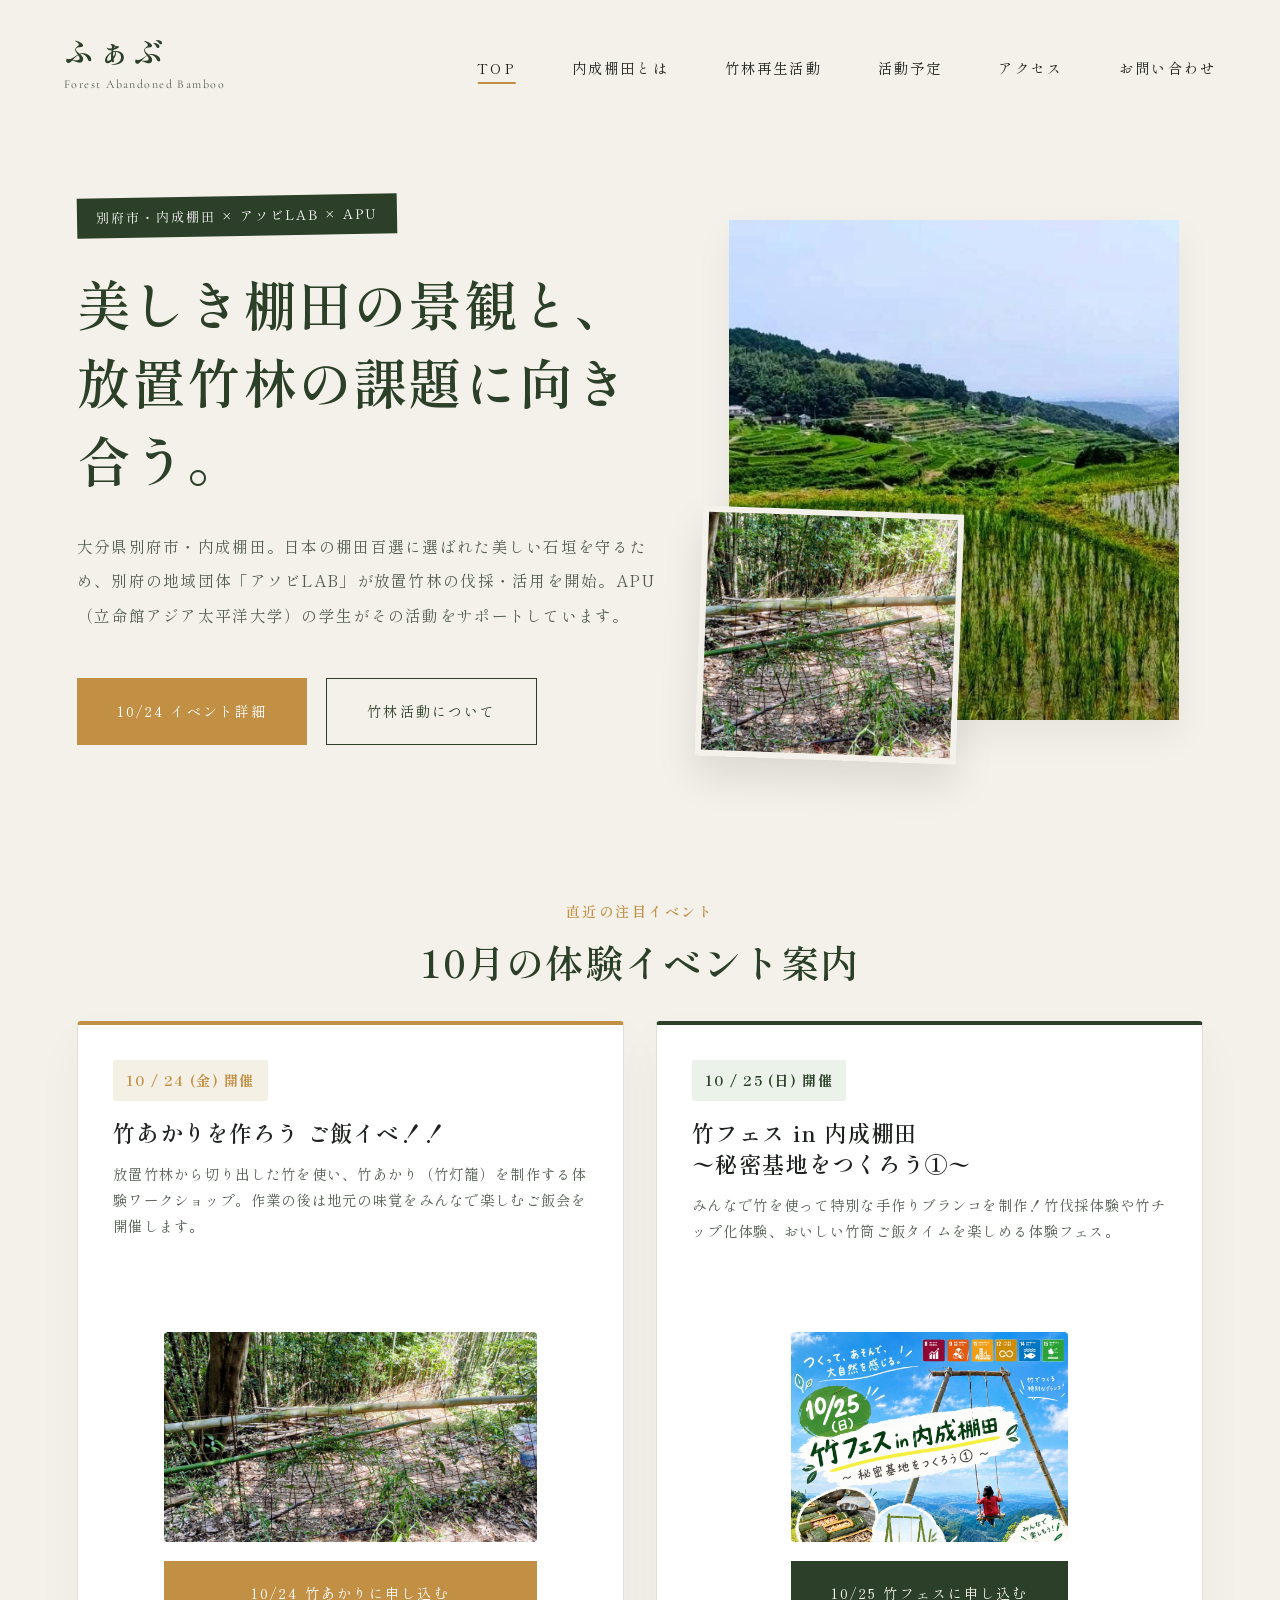
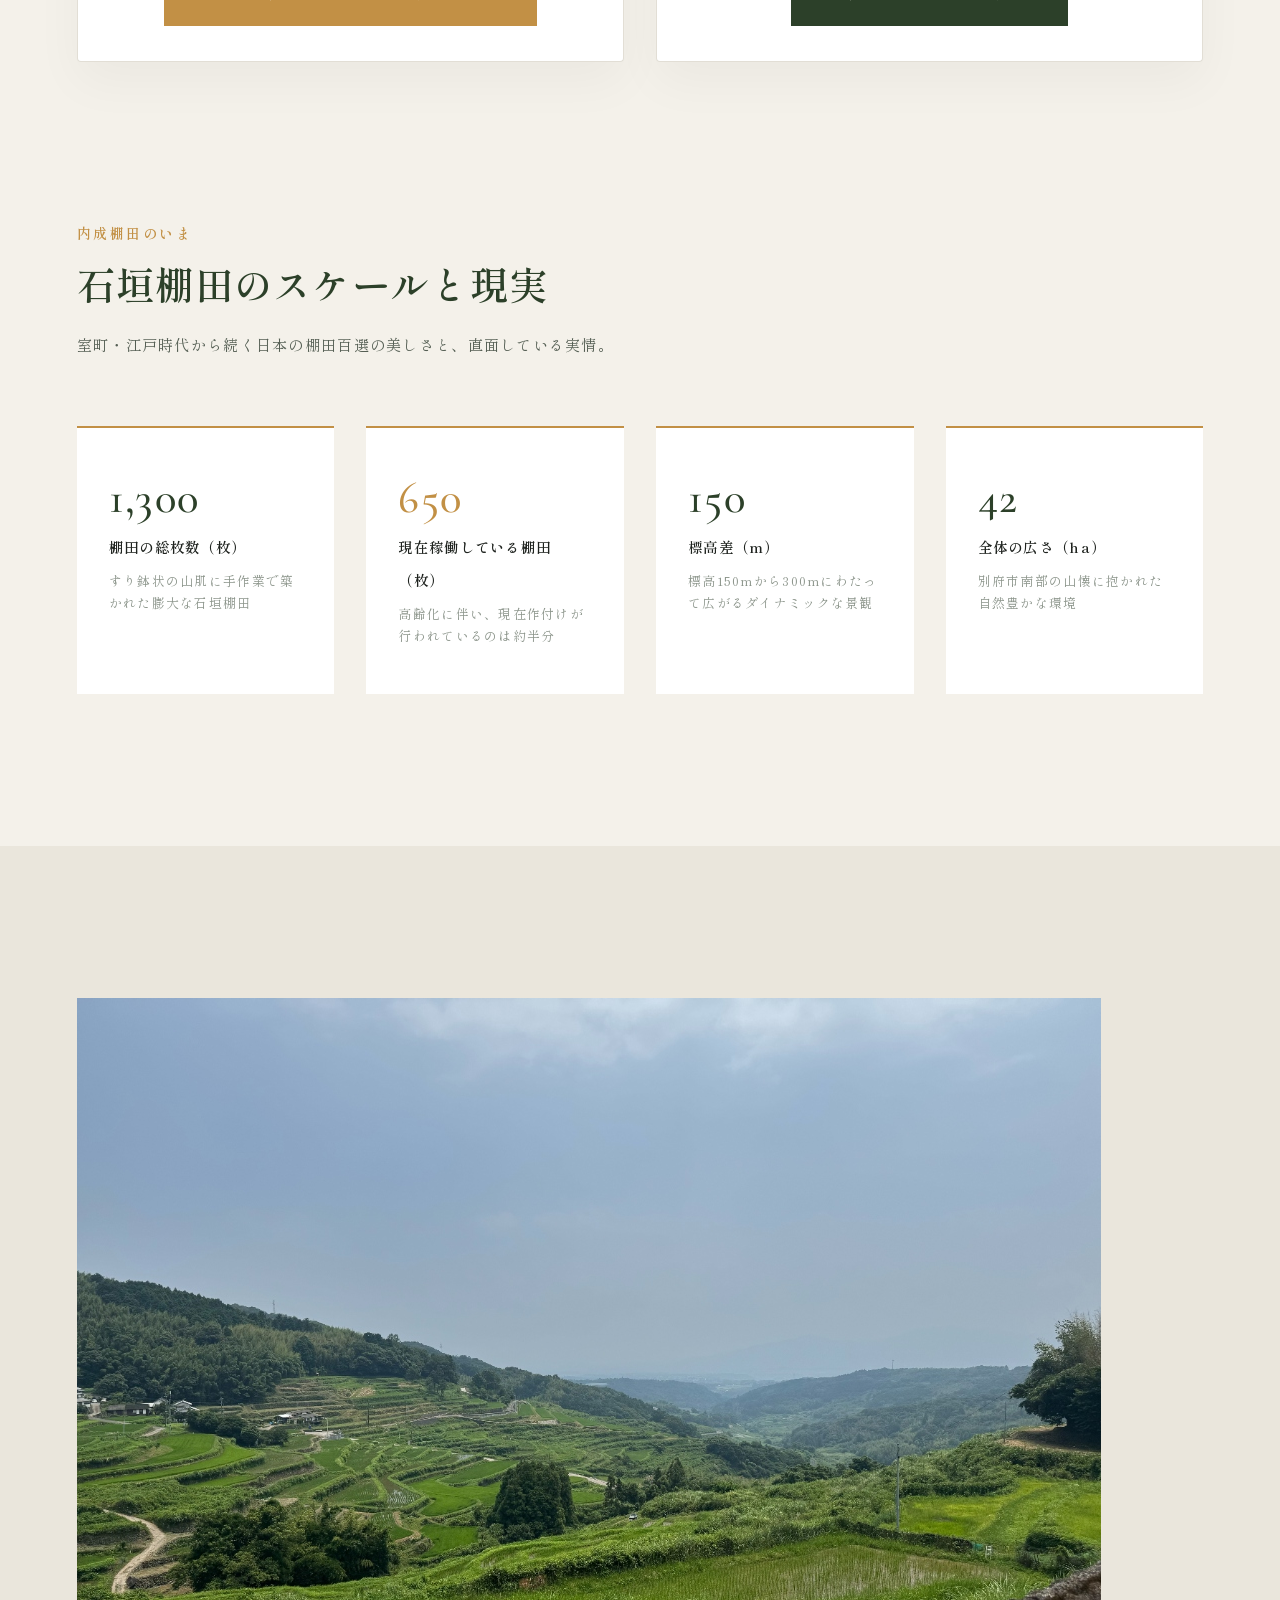
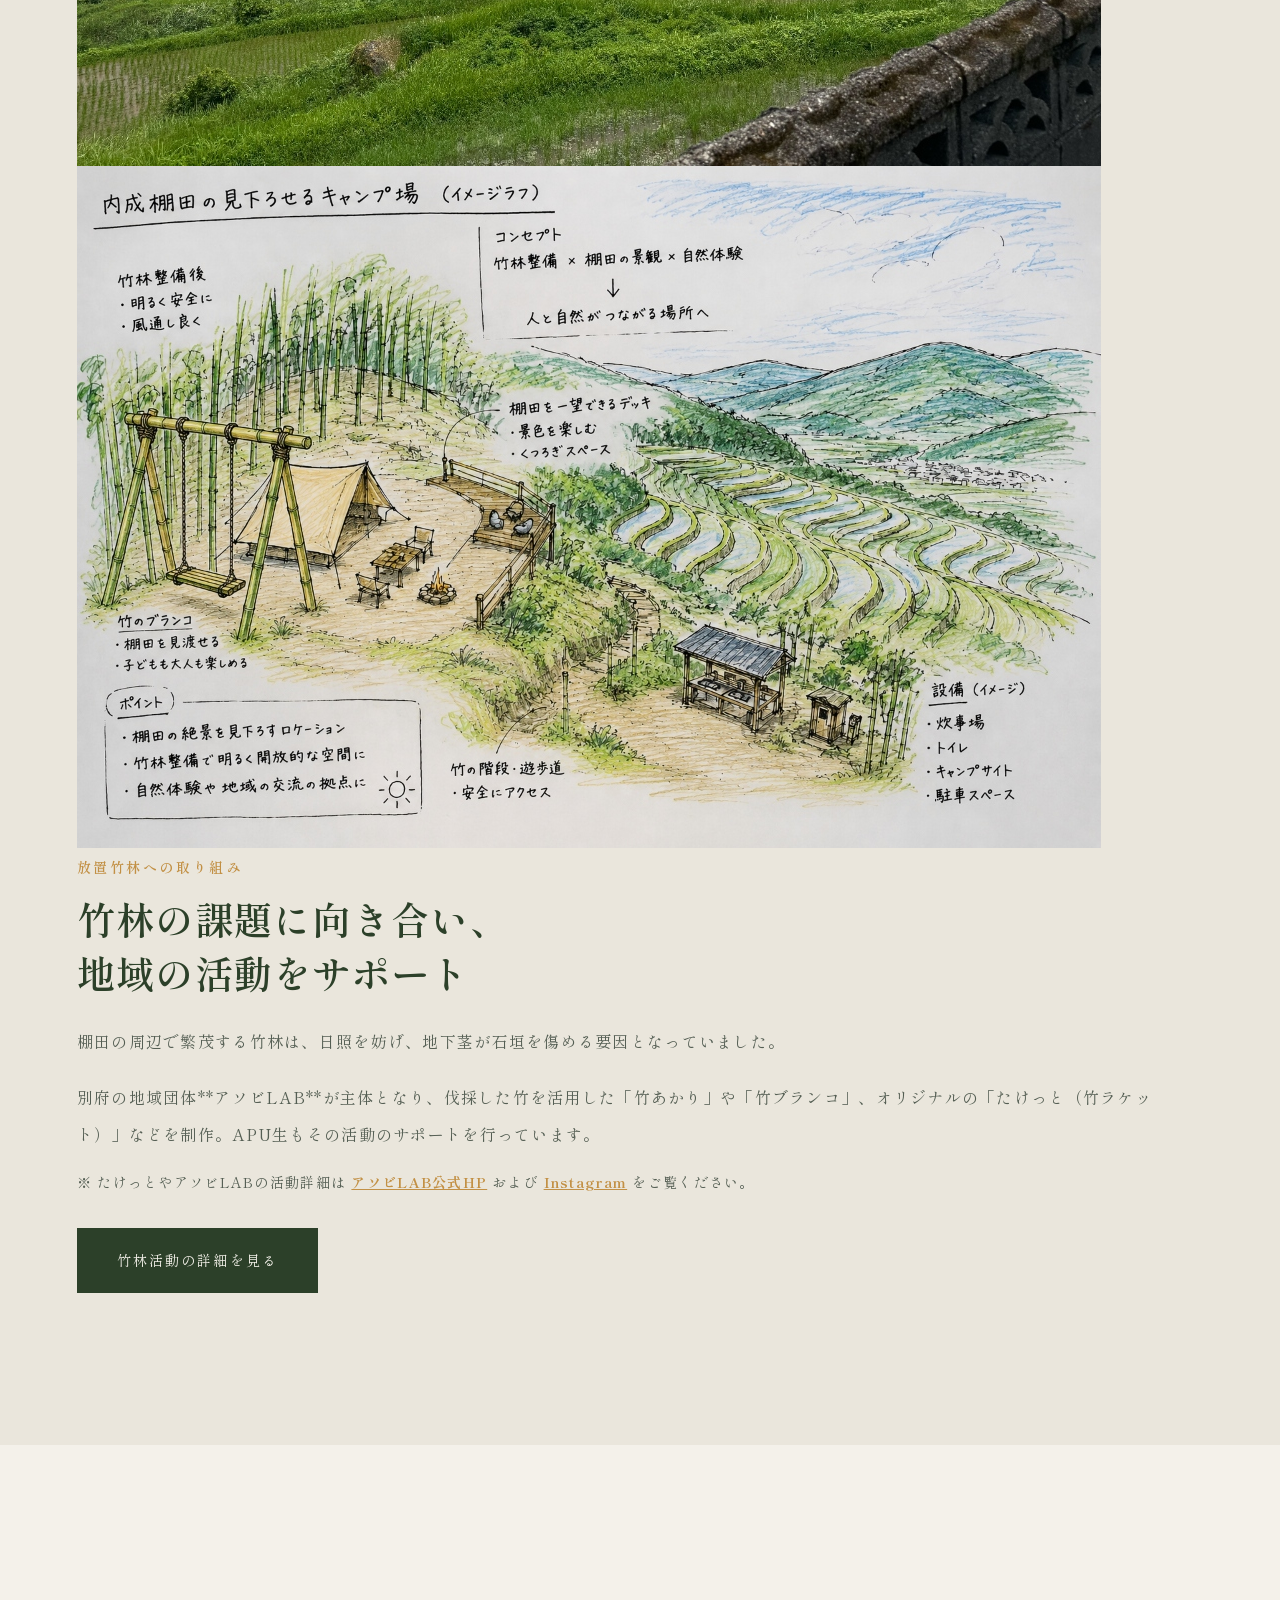
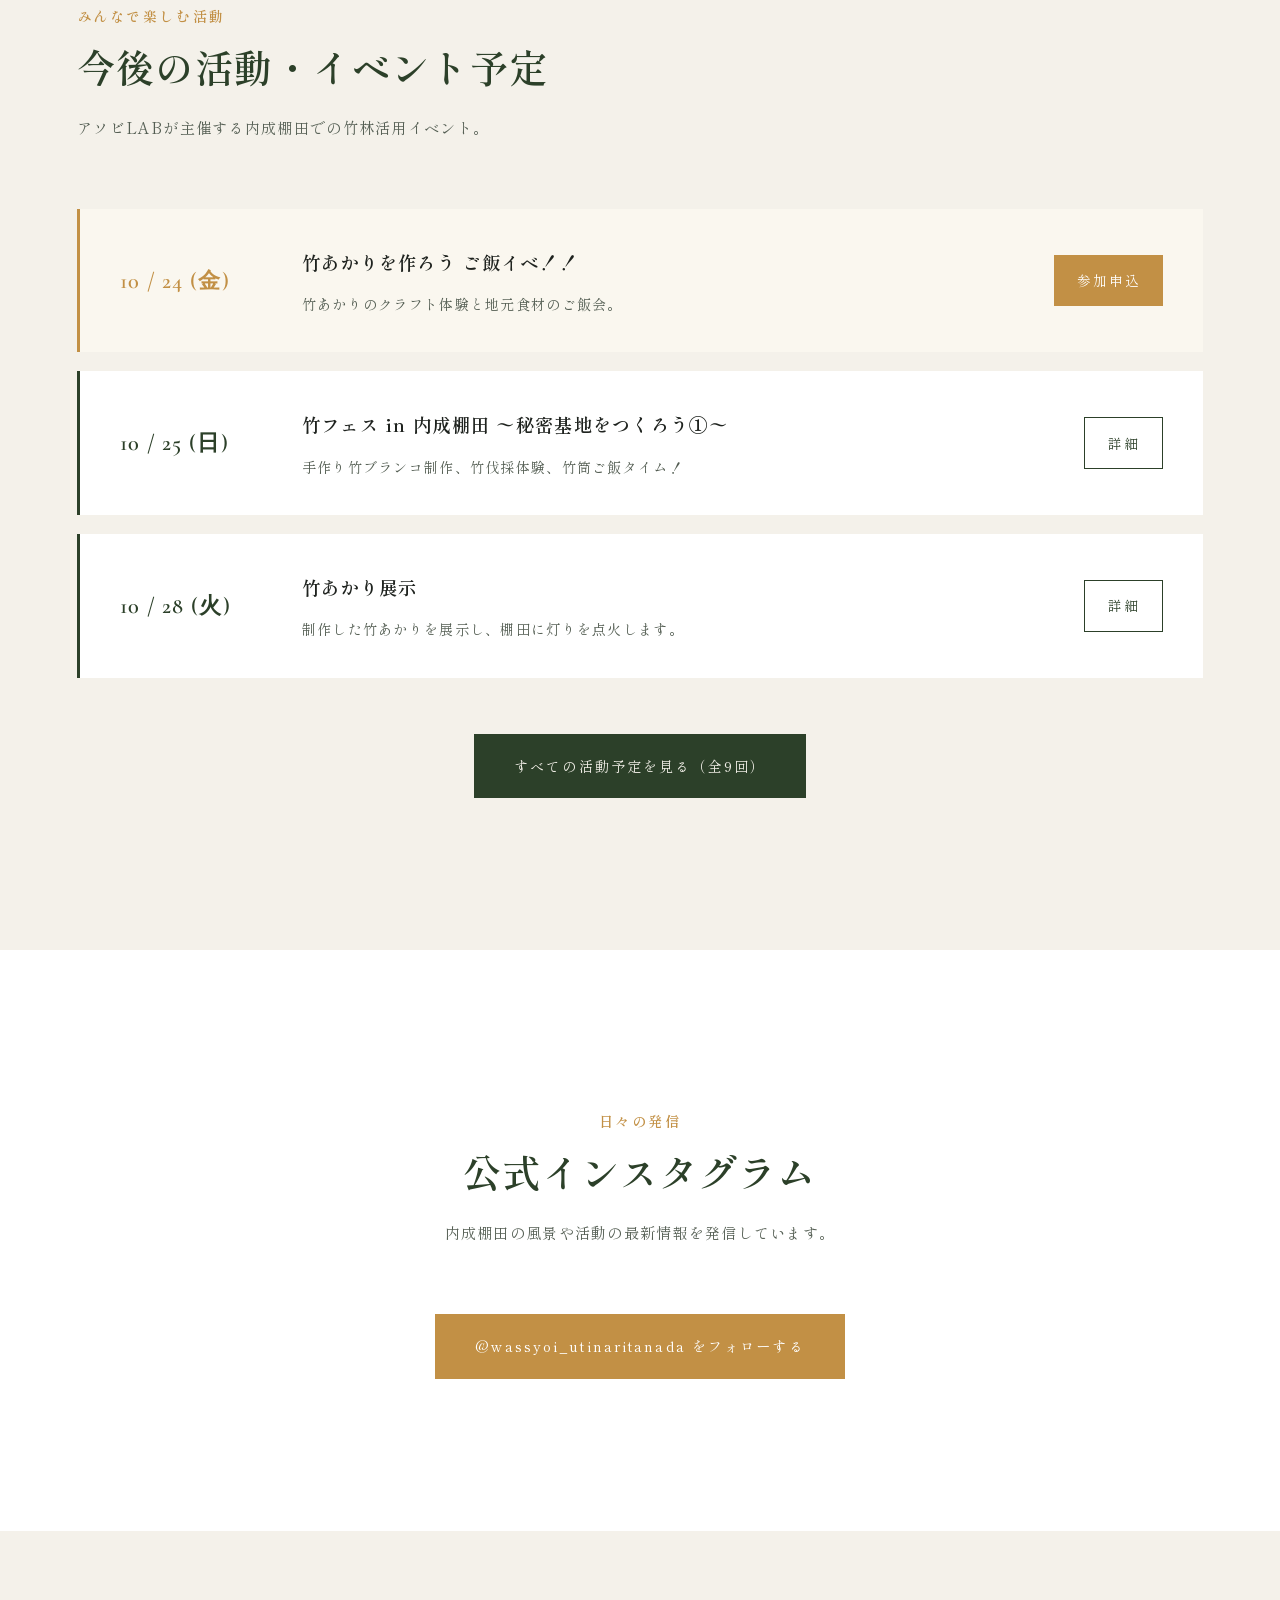
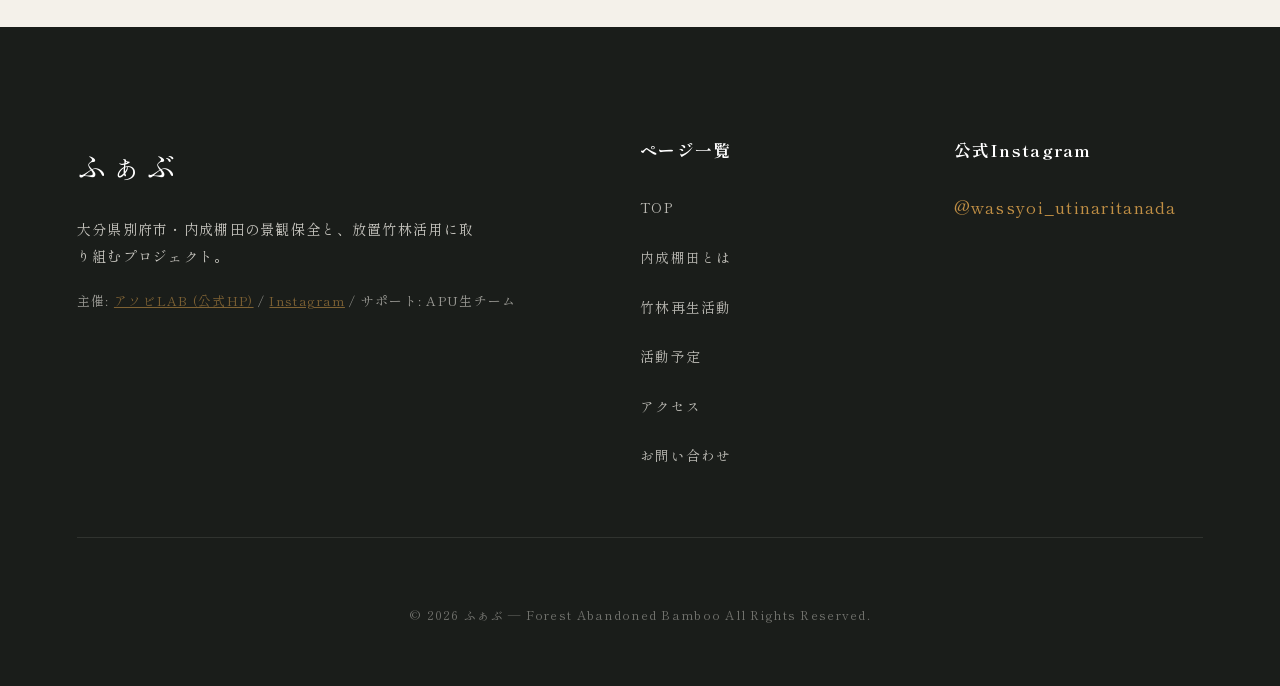
<file: index.html>
<!DOCTYPE html>
<html lang="ja">
<head>
  <meta charset="UTF-8">
  <meta name="viewport" content="width=device-width, initial-scale=1.0">
  <title>ふぁぶ | 内成棚田 × アソビLAB × APU</title>
  <meta name="description" content="大分県別府市・内成棚田。日本の棚田百選の美しい景観を守るため、別府のアソビLABとAPU生が取り組む放置竹林活動。">
  <link rel="stylesheet" href="css/reset.css">
  <link rel="stylesheet" href="css/style.css">
  <link rel="stylesheet" href="css/animations.css">
  <link rel="stylesheet" href="css/responsive.css">
</head>
<body>

  <!-- Site Header -->
  <header class="site-header">
    <div class="header-container">
      <a href="index.html" class="site-logo">
        <span class="logo-main">ふぁぶ</span>
        <span class="logo-sub">Forest Abandoned Bamboo</span>
      </a>
      <button class="hamburger" aria-label="メニュー">
        <span></span>
        <span></span>
        <span></span>
      </button>
      <nav class="site-nav">
        <ul>
          <li><a href="index.html" class="active">TOP</a></li>
          <li><a href="about.html">内成棚田とは</a></li>
          <li><a href="bamboo.html">竹林再生活動</a></li>
          <li><a href="events.html">活動予定</a></li>
          <li><a href="access.html">アクセス</a></li>
          <li><a href="contact.html">お問い合わせ</a></li>
        </ul>
      </nav>
    </div>
  </header>

  <!-- Hero Section -->
  <section class="hero-wrapper">
    <div class="container">
      <div class="hero-grid">
        <div class="hero-text-block reveal-fade-up">
          <span class="craft-badge-label">別府市・内成棚田 × アソビLAB × APU</span>
          <h1 class="hero-heading">
            美しき棚田の景観と、<br>
            放置竹林の課題に向き合う。
          </h1>
          <p class="hero-lead">
            大分県別府市・内成棚田。日本の棚田百選に選ばれた美しい石垣を守るため、別府の地域団体「アソビLAB」が放置竹林の伐採・活用を開始。APU（立命館アジア太平洋大学）の学生がその活動をサポートしています。
          </p>
          <div style="display: flex; gap: 1.2rem; flex-wrap: wrap;">
            <a href="events.html" class="btn-custom btn-gold">10/24 イベント詳細</a>
            <a href="bamboo.html" class="btn-custom btn-outline">竹林活動について</a>
          </div>
        </div>

        <div class="reveal-fade-up delay-1">
          <div class="hero-image-stack">
            <img src="images/uchinari-tanada-view.jpg" alt="内成棚田の広大な全景写真" class="hero-img-primary">
            <img src="images/uchinari-bamboo-work.jpg" alt="竹林整備作業の現場写真" class="hero-img-secondary">
          </div>
        </div>
      </div>
    </div>
  </section>

  <!-- Featured Notice Banner (10/24 & 10/25 Events Matched) -->
  <section class="container featured-event-banner reveal-fade-up" style="margin-top: 4rem;">
    <div style="margin-bottom: 2rem; text-align: center;">
      <span class="natural-tag-label">直近の注目イベント</span>
      <h2 class="section-main-title">10月の体験イベント案内</h2>
    </div>
    <div style="display: grid; grid-template-columns: repeat(auto-fit, minmax(320px, 1fr)); gap: 2rem;">
      
      <!-- 10/24 Event Card (竹あかり) -->
      <div class="banner-card" style="display: flex; flex-direction: column; height: 100%; padding: 2.2rem; background: var(--color-bg-white); border-radius: 4px; border: 1px solid #E2DED5; border-top: 4px solid var(--color-accent-gold);">
        <div style="flex: 1;">
          <span class="banner-date-tag" style="display: inline-block; padding: 0.25rem 0.8rem; background: #F5F0E6; color: var(--color-accent-gold); font-weight: bold; font-size: 0.88rem; border-radius: 2px; margin-bottom: 1rem;">10 / 24 (金) 開催</span>
          <h3 class="banner-title" style="font-size: 1.4rem; font-family: var(--font-serif-jp); margin-bottom: 0.8rem; color: var(--color-primary-dark);">竹あかりを作ろう ご飯イベ！！</h3>
          <p class="banner-desc" style="font-size: 0.9rem; color: var(--color-text-sub); line-height: 1.8; margin-bottom: 1.5rem;">
            放置竹林から切り出した竹を使い、竹あかり（竹灯籠）を制作する体験ワークショップ。作業の後は地元の味覚をみんなで楽しむご飯会を開催します。
          </p>
        </div>
        <div style="margin-top: auto;">
          <div style="margin-bottom: 1.2rem; overflow: hidden; border-radius: 4px; height: 210px;">
            <img src="images/uchinari-bamboo-work.jpg" alt="10/24 竹あかり製作・竹林作業の様子" style="width: 100%; height: 100%; object-fit: cover;">
          </div>
          <a href="#" class="btn-custom btn-gold" style="width: 100%; text-align: center; box-sizing: border-box;" data-modal-target="modal-1024">10/24 竹あかりに申し込む</a>
        </div>
      </div>

      <!-- 10/25 Event Card (竹フェス) -->
      <div class="banner-card" style="display: flex; flex-direction: column; height: 100%; padding: 2.2rem; background: var(--color-bg-white); border-radius: 4px; border: 1px solid #E2DED5; border-top: 4px solid var(--color-accent-green);">
        <div style="flex: 1;">
          <span class="banner-date-tag" style="display: inline-block; padding: 0.25rem 0.8rem; background: #EBF2EA; color: var(--color-accent-green); font-weight: bold; font-size: 0.88rem; border-radius: 2px; margin-bottom: 1rem;">10 / 25 (日) 開催</span>
          <h3 class="banner-title" style="font-size: 1.4rem; font-family: var(--font-serif-jp); margin-bottom: 0.8rem; color: var(--color-primary-dark);">竹フェス in 内成棚田<br>〜秘密基地をつくろう①〜</h3>
          <p class="banner-desc" style="font-size: 0.9rem; color: var(--color-text-sub); line-height: 1.8; margin-bottom: 1.5rem;">
            みんなで竹を使って特別な手作りブランコを制作！竹伐採体験や竹チップ化体験、おいしい竹筒ご飯タイムを楽しめる体験フェス。
          </p>
        </div>
        <div style="margin-top: auto;">
          <div style="margin-bottom: 1.2rem; overflow: hidden; border-radius: 4px; height: 210px;">
            <!-- 10/25のフライヤーポスター画像 (10/25 (日) 竹フェス) -->
            <img src="images/uchinari-6.jpg" alt="10/25 竹フェス in 内成棚田 チラシポスター" style="width: 100%; height: 100%; object-fit: cover; object-position: top center;">
          </div>
          <a href="#" class="btn-custom btn-primary-dark" style="width: 100%; text-align: center; box-sizing: border-box;" data-modal-target="modal-1024">10/25 竹フェスに申し込む</a>
        </div>
      </div>

    </div>
  </section>

  <!-- Numbers & Reality Section -->
  <section class="section-padding">
    <div class="container">
      <div class="section-header-wrap reveal-fade-up">
        <span class="natural-tag-label">内成棚田のいま</span>
        <h2 class="section-main-title">石垣棚田のスケールと現実</h2>
        <p class="section-desc-lead">室町・江戸時代から続く日本の棚田百選の美しさと、直面している実情。</p>
      </div>

      <div class="stats-flex-grid reveal-fade-up delay-1">
        <div class="stat-item-card">
          <div class="stat-val">1,300</div>
          <div class="stat-lbl">棚田の総枚数（枚）</div>
          <p class="stat-sub-text">すり鉢状の山肌に手作業で築かれた膨大な石垣棚田</p>
        </div>

        <div class="stat-item-card">
          <div class="stat-val" style="color: var(--color-accent-gold);">650</div>
          <div class="stat-lbl">現在稼働している棚田（枚）</div>
          <p class="stat-sub-text">高齢化に伴い、現在作付けが行われているのは約半分</p>
        </div>

        <div class="stat-item-card">
          <div class="stat-val">150</div>
          <div class="stat-lbl">標高差（m）</div>
          <p class="stat-sub-text">標高150mから300mにわたって広がるダイナミックな景観</p>
        </div>

        <div class="stat-item-card">
          <div class="stat-val">42</div>
          <div class="stat-lbl">全体の広さ（ha）</div>
          <p class="stat-sub-text">別府市南部の山懐に抱かれた自然豊かな環境</p>
        </div>
      </div>
    </div>
  </section>

  <!-- Concept Section -->
  <section class="section-padding" style="background-color: var(--color-bg-subtle);">
    <div class="container">
      <div class="overlap-grid">
        <div class="overlap-image-wrapper reveal-fade-up">
          <img src="images/uchinari-2.jpg" alt="内成棚田の絶景パノラマ写真" class="overlap-img-main">
          <img src="images/uchinari-4.jpg" alt="竹林整備と棚田の構想スケッチイラスト" class="overlap-img-sub">
        </div>

        <div class="overlap-content reveal-fade-up delay-1">
          <span class="natural-tag-label">放置竹林への取り組み</span>
          <h2 class="section-main-title" style="margin-bottom: 1.5rem;">
            竹林の課題に向き合い、<br>地域の活動をサポート
          </h2>
          <p style="margin-bottom: 1.2rem; color: var(--color-text-sub);">
            棚田の周辺で繁茂する竹林は、日照を妨げ、地下茎が石垣を傷める要因となっていました。
          </p>
          <p style="margin-bottom: 1.8rem; color: var(--color-text-sub);">
            別府の地域団体**アソビLAB**が主体となり、伐採した竹を活用した「竹あかり」や「竹ブランコ」、オリジナルの「たけっと（竹ラケット）」などを制作。APU生もその活動のサポートを行っています。<br><span style="display: inline-block; margin-top: 0.8rem; font-size: 0.88rem;">※ たけっとやアソビLABの活動詳細は <a href="https://asobi-lab.fun/" target="_blank" rel="noopener noreferrer" style="color: var(--color-accent-gold); font-weight: bold; text-decoration: underline;">アソビLAB公式HP</a> および <a href="https://www.instagram.com/asobilab.beppu/" target="_blank" rel="noopener noreferrer" style="color: var(--color-accent-gold); font-weight: bold; text-decoration: underline;">Instagram</a> をご覧ください。</span>
          </p>
          <a href="bamboo.html" class="btn-custom btn-primary-dark">竹林活動の詳細を見る</a>
        </div>
      </div>
    </div>
  </section>

  <!-- Upcoming Schedule Section -->
  <section class="section-padding">
    <div class="container">
      <div class="section-header-wrap reveal-fade-up">
        <span class="natural-tag-label">みんなで楽しむ活動</span>
        <h2 class="section-main-title">今後の活動・イベント予定</h2>
        <p class="section-desc-lead">アソビLABが主催する内成棚田での竹林活用イベント。</p>
      </div>

      <div class="events-clean-list reveal-fade-up delay-1">
        
        <!-- 10/24 -->
        <div class="event-row-card highlight-row">
          <div class="event-date-badge">10 / 24 (金)</div>
          <div>
            <h3 class="event-title-main">竹あかりを作ろう ご飯イベ！！</h3>
            <p class="event-desc-sub">竹あかりのクラフト体験と地元食材のご飯会。</p>
          </div>
          <div style="text-align: right;">
            <a href="#" class="btn-custom btn-gold" style="padding: 0.6rem 1.4rem; font-size: 0.85rem;" data-modal-target="modal-1024">参加申込</a>
          </div>
        </div>

        <!-- 10/25 -->
        <div class="event-row-card">
          <div class="event-date-badge" style="color: var(--color-accent-green);">10 / 25 (日)</div>
          <div>
            <h3 class="event-title-main">竹フェス in 内成棚田 〜秘密基地をつくろう①〜</h3>
            <p class="event-desc-sub">手作り竹ブランコ制作、竹伐採体験、竹筒ご飯タイム！</p>
          </div>
          <div style="text-align: right;">
            <a href="events.html" class="btn-custom btn-outline" style="padding: 0.6rem 1.4rem; font-size: 0.85rem;">詳細</a>
          </div>
        </div>

        <!-- 10/28 -->
        <div class="event-row-card">
          <div class="event-date-badge">10 / 28 (火)</div>
          <div>
            <h3 class="event-title-main">竹あかり展示</h3>
            <p class="event-desc-sub">制作した竹あかりを展示し、棚田に灯りを点火します。</p>
          </div>
          <div style="text-align: right;">
            <a href="events.html" class="btn-custom btn-outline" style="padding: 0.6rem 1.4rem; font-size: 0.85rem;">詳細</a>
          </div>
        </div>

      </div>

      <div style="text-align: center; margin-top: 3.5rem;" class="reveal-fade-up">
        <a href="events.html" class="btn-custom btn-primary-dark">すべての活動予定を見る（全9回）</a>
      </div>
    </div>
  </section>

  <!-- Instagram Section -->
  <section class="section-padding" style="background-color: var(--color-bg-white);">
    <div class="container text-center" style="text-align: center;">
      <div class="section-header-wrap reveal-fade-up">
        <span class="natural-tag-label">日々の発信</span>
        <h2 class="section-main-title">公式インスタグラム</h2>
        <p class="section-desc-lead" style="margin: 1rem auto 0;">内成棚田の風景や活動の最新情報を発信しています。</p>
      </div>

      <div style="margin-top: 2.5rem;" class="reveal-fade-up">
        <a href="https://www.instagram.com/wassyoi_utinaritanada/" target="_blank" rel="noopener noreferrer" class="btn-custom btn-gold">
          @wassyoi_utinaritanada をフォローする
        </a>
      </div>
    </div>
  </section>

  <!-- Modal Dialog for Events -->
  <div class="modal-backdrop" id="modal-1024">
    <div class="modal-content-card">
      <button class="modal-close-button">&times;</button>
      <span style="color: var(--color-accent-gold); font-family: var(--font-serif-jp); font-size: 0.95rem;">イベントお申し込み</span>
      <h3 style="font-size: 1.4rem; margin: 0.5rem 0 1rem; color: var(--color-accent-green);">10/24(金)・10/25(土) 体験イベント</h3>
      <p style="font-size: 0.9rem; color: var(--color-text-sub); margin-bottom: 1.8rem; line-height: 2;">
        イベントへのご参加・お問合せは公式InstagramのDM、またはお問合せフォームより気軽にご連絡ください。
      </p>
      <div style="display: flex; flex-direction: column; gap: 0.8rem;">
        <a href="https://www.instagram.com/wassyoi_utinaritanada/" target="_blank" rel="noopener noreferrer" class="btn-custom btn-gold" style="text-align: center;">
          Instagram DMで申し込む
        </a>
        <a href="contact.html" class="btn-custom btn-outline" style="text-align: center;">
          WEBお問い合わせフォーム
        </a>
      </div>
    </div>
  </div>

  <!-- Footer -->
  <footer class="site-footer">
    <div class="container">
      <div class="footer-top-grid">
        <div>
          <div class="footer-brand">ふぁぶ</div>
          <p style="font-size: 0.88rem; opacity: 0.8; max-width: 400px; line-height: 1.9;">
            大分県別府市・内成棚田の景観保全と、放置竹林活用に取り組むプロジェクト。
          </p>
          <p style="font-size: 0.8rem; opacity: 0.6; margin-top: 1rem;">主催: <a href="https://asobi-lab.fun/" target="_blank" rel="noopener noreferrer" style="color: var(--color-accent-gold); text-decoration: underline;">アソビLAB (公式HP)</a> / <a href="https://www.instagram.com/asobilab.beppu/" target="_blank" rel="noopener noreferrer" style="color: var(--color-accent-gold); text-decoration: underline;">Instagram</a> / サポート: APU生チーム</p>
        </div>
        <div>
          <h4 style="font-family: var(--font-serif-jp); font-size: 1.05rem; color: #fff; margin-bottom: 1.2rem;">ページ一覧</h4>
          <ul class="footer-nav-list">
            <li><a href="index.html">TOP</a></li>
            <li><a href="about.html">内成棚田とは</a></li>
            <li><a href="bamboo.html">竹林再生活動</a></li>
            <li><a href="events.html">活動予定</a></li>
            <li><a href="access.html">アクセス</a></li>
            <li><a href="contact.html">お問い合わせ</a></li>
          </ul>
        </div>
        <div>
          <h4 style="font-family: var(--font-serif-jp); font-size: 1.05rem; color: #fff; margin-bottom: 1.2rem;">公式Instagram</h4>
          <a href="https://www.instagram.com/wassyoi_utinaritanada/" target="_blank" rel="noopener noreferrer" style="color: var(--color-accent-gold); font-family: var(--font-serif-jp); font-size: 1.05rem;">
            @wassyoi_utinaritanada
          </a>
        </div>
      </div>
      <div class="footer-copy">
        &copy; 2026 ふぁぶ — Forest Abandoned Bamboo All Rights Reserved.
      </div>
    </div>
  </footer>

  <script src="js/main.js"></script>
</body>
</html>
</file>
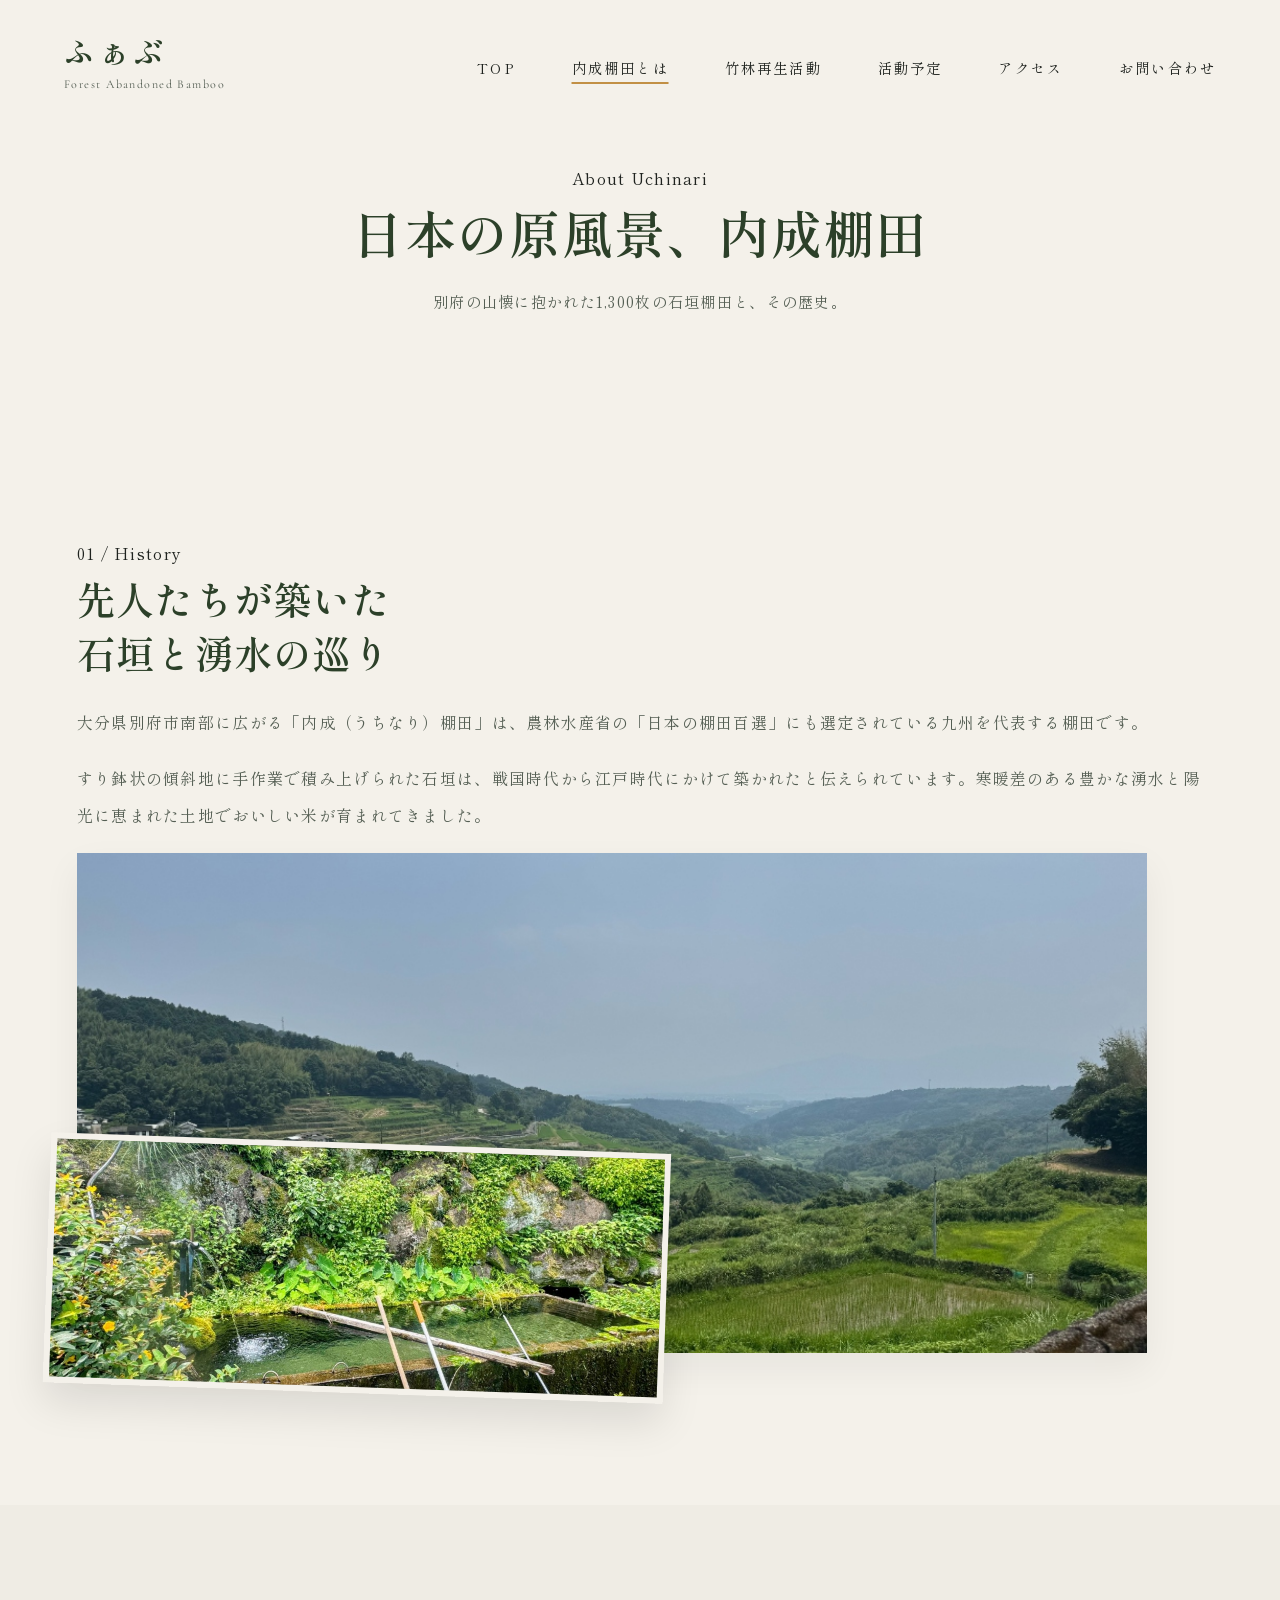
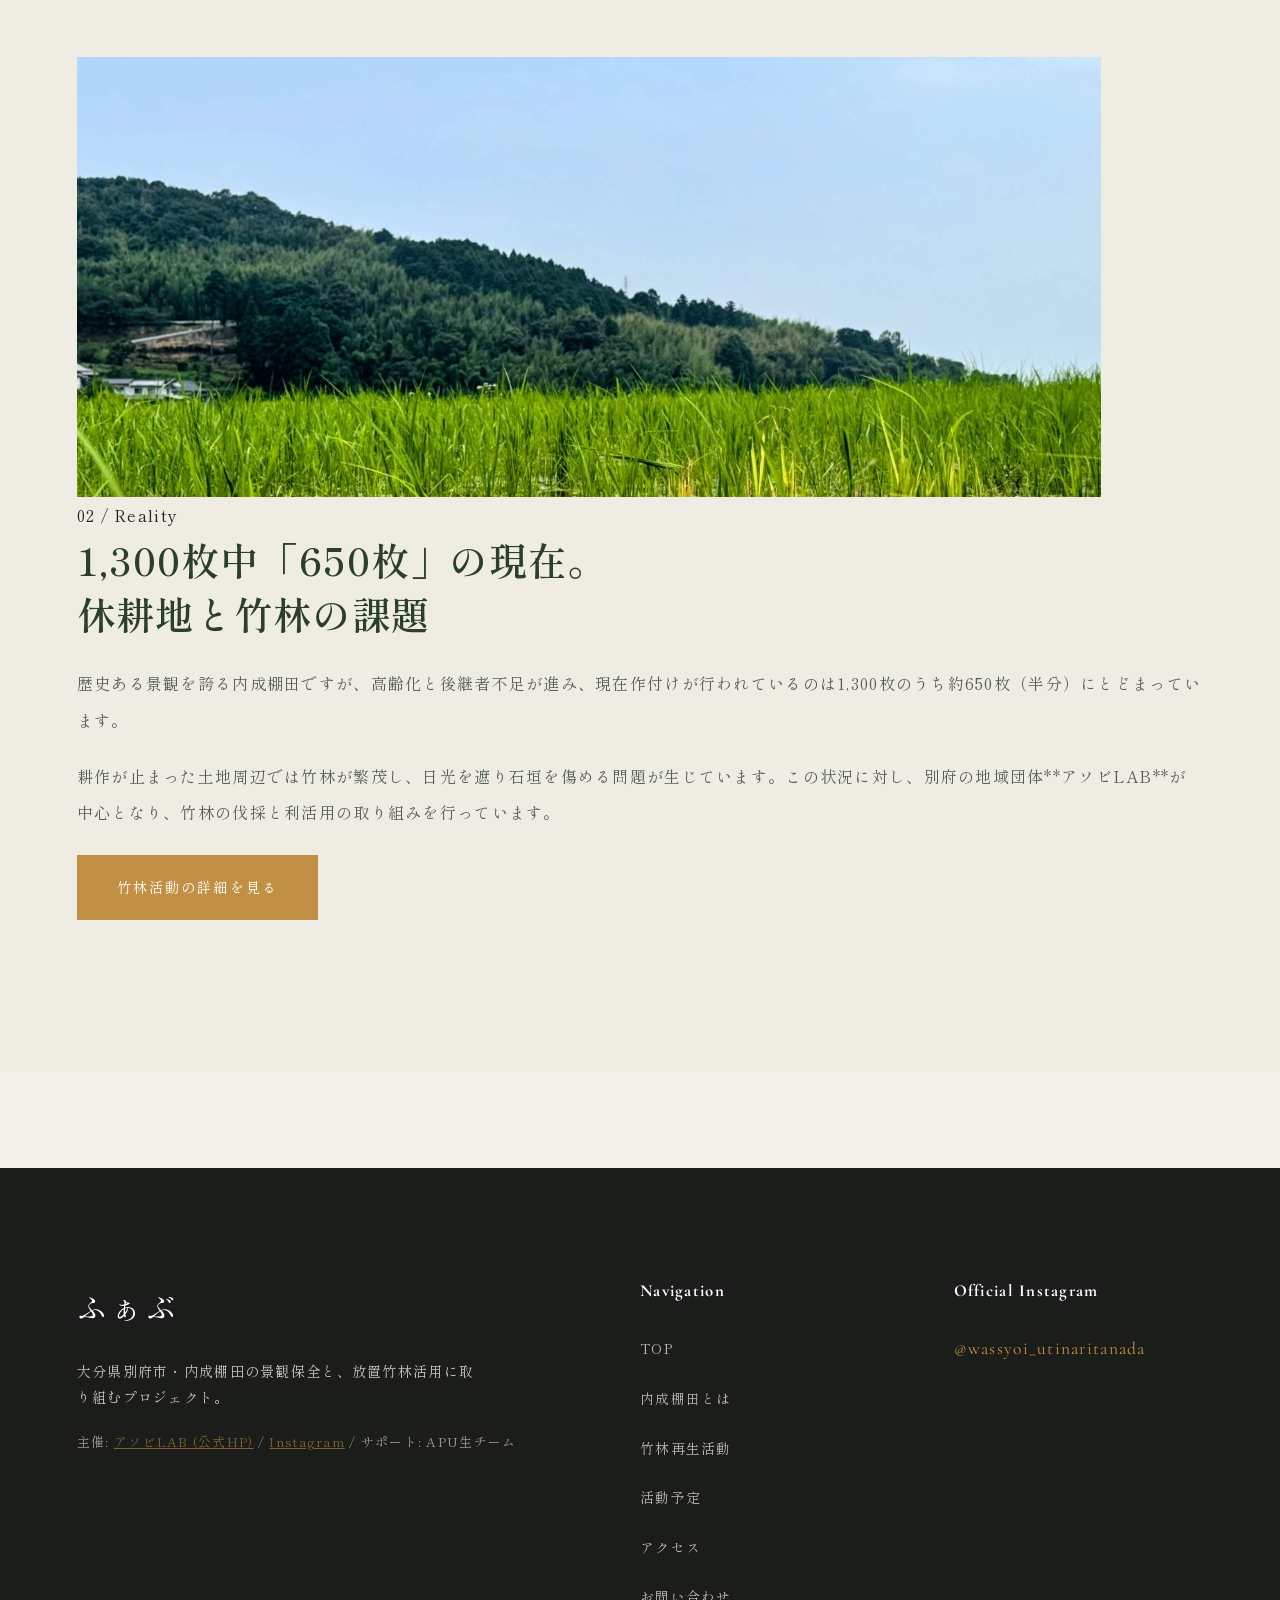
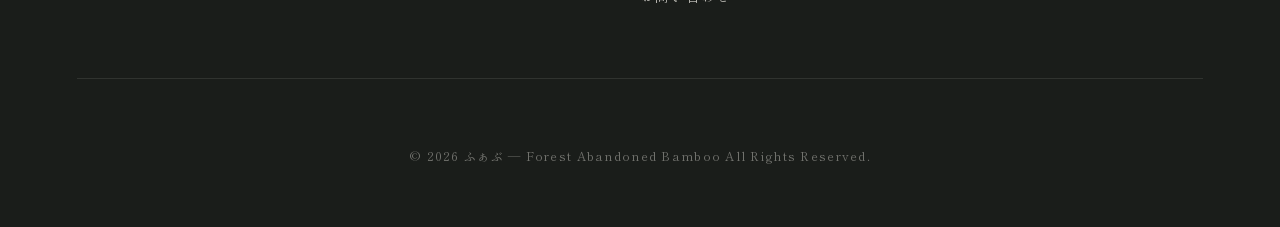
<file: about.html>
<!DOCTYPE html>
<html lang="ja">
<head>
  <meta charset="UTF-8">
  <meta name="viewport" content="width=device-width, initial-scale=1.0">
  <title>内成棚田とは | ふぁぶ — Forest Abandoned Bamboo</title>
  <meta name="description" content="大分県別府市・内成棚田。日本の棚田百選の歴史、四季の景観、そして約半数が休耕地となった現実。">
  <link rel="stylesheet" href="css/reset.css">
  <link rel="stylesheet" href="css/style.css">
  <link rel="stylesheet" href="css/animations.css">
  <link rel="stylesheet" href="css/responsive.css">
</head>
<body>

  <!-- Site Header -->
  <header class="site-header">
    <div class="header-container">
      <a href="index.html" class="site-logo">
        <span class="logo-main">ふぁぶ</span>
        <span class="logo-sub">Forest Abandoned Bamboo</span>
      </a>
      <button class="hamburger" aria-label="メニュー">
        <span></span>
        <span></span>
        <span></span>
      </button>
      <nav class="site-nav">
        <ul>
          <li><a href="index.html">TOP</a></li>
          <li><a href="about.html" class="active">内成棚田とは</a></li>
          <li><a href="bamboo.html">竹林再生活動</a></li>
          <li><a href="events.html">活動予定</a></li>
          <li><a href="access.html">アクセス</a></li>
          <li><a href="contact.html">お問い合わせ</a></li>
        </ul>
      </nav>
    </div>
  </header>

  <!-- Subpage Header -->
  <section class="section-padding" style="padding-top: 10rem; padding-bottom: 4rem; background-color: var(--color-bg-paper);">
    <div class="container text-center" style="text-align: center;">
      <span class="section-num-en">About Uchinari</span>
      <h1 class="section-main-title" style="font-size: clamp(2.2rem, 4vw, 3.4rem);">日本の原風景、内成棚田</h1>
      <p class="section-desc-lead" style="margin: 1rem auto 0;">別府の山懐に抱かれた1,300枚の石垣棚田と、その歴史。</p>
    </div>
  </section>

  <!-- History Section -->
  <section class="section-padding">
    <div class="container">
      <div class="overlap-grid">
        <div class="reveal-fade-up">
          <span class="section-num-en">01 / History</span>
          <h2 class="section-main-title" style="margin-bottom: 1.5rem;">
            先人たちが築いた<br>石垣と湧水の巡り
          </h2>
          <p style="margin-bottom: 1.2rem; color: var(--color-text-sub);">
            大分県別府市南部に広がる「内成（うちなり）棚田」は、農林水産省の「日本の棚田百選」にも選定されている九州を代表する棚田です。
          </p>
          <p style="margin-bottom: 1.2rem; color: var(--color-text-sub);">
            すり鉢状の傾斜地に手作業で積み上げられた石垣は、戦国時代から江戸時代にかけて築かれたと伝えられています。寒暖差のある豊かな湧水と陽光に恵まれた土地でおいしい米が育まれてきました。
          </p>
        </div>

        <div class="reveal-fade-up delay-1">
          <div class="hero-image-stack">
            <!-- 絶景パノラマ写真 ＋ 追加された山水・石垣写真 -->
            <img src="images/uchinari-2.jpg" alt="高台から見下ろす内成棚田のパノラマ絶景" class="hero-img-primary">
            <img src="images/uchinari-water-spring.jpg" alt="内成棚田の豊かな山水と石垣写真" class="hero-img-secondary">
          </div>
        </div>
      </div>
    </div>
  </section>

  <!-- Rice Section (New Image Added) -->
  <section class="section-padding" style="background-color: #EFECE4;">
    <div class="container">
      <div class="overlap-grid">
        <div class="reveal-fade-up">
          <div class="hero-image-box reveal-mask-box" style="height: 440px;">
            <!-- 追加された稲苗のクローズアップ写真 -->
            <img src="images/uchinari-rice-close.jpg" alt="水田にそよぐ緑の稲苗">
          </div>
        </div>

        <div class="reveal-fade-up delay-1">
          <span class="section-num-en">02 / Reality</span>
          <h2 class="section-main-title" style="margin-bottom: 1.5rem;">
            1,300枚中「650枚」の現在。<br>休耕地と竹林の課題
          </h2>
          <p style="margin-bottom: 1.2rem; color: var(--color-text-sub);">
            歴史ある景観を誇る内成棚田ですが、高齢化と後継者不足が進み、現在作付けが行われているのは1,300枚のうち約650枚（半分）にとどまっています。
          </p>
          <p style="margin-bottom: 1.5rem; color: var(--color-text-sub);">
            耕作が止まった土地周辺では竹林が繁茂し、日光を遮り石垣を傷める問題が生じています。この状況に対し、別府の地域団体**アソビLAB**が中心となり、竹林の伐採と利活用の取り組みを行っています。
          </p>
          <a href="bamboo.html" class="btn-custom btn-gold">竹林活動の詳細を見る</a>
        </div>
      </div>
    </div>
  </section>

  <!-- Footer -->
  <footer class="site-footer">
    <div class="container">
      <div class="footer-top-grid">
        <div>
          <div class="footer-brand">ふぁぶ</div>
          <p style="font-size: 0.88rem; opacity: 0.8; max-width: 400px; line-height: 1.9;">
            大分県別府市・内成棚田の景観保全と、放置竹林活用に取り組むプロジェクト。
          </p>
          <p style="font-size: 0.8rem; opacity: 0.6; margin-top: 1rem;">主催: <a href="https://asobi-lab.fun/" target="_blank" rel="noopener noreferrer" style="color: var(--color-accent-gold); text-decoration: underline;">アソビLAB (公式HP)</a> / <a href="https://www.instagram.com/asobilab.beppu/" target="_blank" rel="noopener noreferrer" style="color: var(--color-accent-gold); text-decoration: underline;">Instagram</a> / サポート: APU生チーム</p>
        </div>
        <div>
          <h4 style="font-family: var(--font-serif-en); font-size: 1.05rem; color: #fff; margin-bottom: 1.2rem;">Navigation</h4>
          <ul class="footer-nav-list">
            <li><a href="index.html">TOP</a></li>
            <li><a href="about.html">内成棚田とは</a></li>
            <li><a href="bamboo.html">竹林再生活動</a></li>
            <li><a href="events.html">活動予定</a></li>
            <li><a href="access.html">アクセス</a></li>
            <li><a href="contact.html">お問い合わせ</a></li>
          </ul>
        </div>
        <div>
          <h4 style="font-family: var(--font-serif-en); font-size: 1.05rem; color: #fff; margin-bottom: 1.2rem;">Official Instagram</h4>
          <a href="https://www.instagram.com/wassyoi_utinaritanada/" target="_blank" rel="noopener noreferrer" style="color: var(--color-accent-gold); font-family: var(--font-serif-en); font-size: 1.1rem;">
            @wassyoi_utinaritanada
          </a>
        </div>
      </div>
      <div class="footer-copy">
        &copy; 2026 ふぁぶ — Forest Abandoned Bamboo All Rights Reserved.
      </div>
    </div>
  </footer>

  <script src="js/main.js"></script>
</body>
</html>
</file>
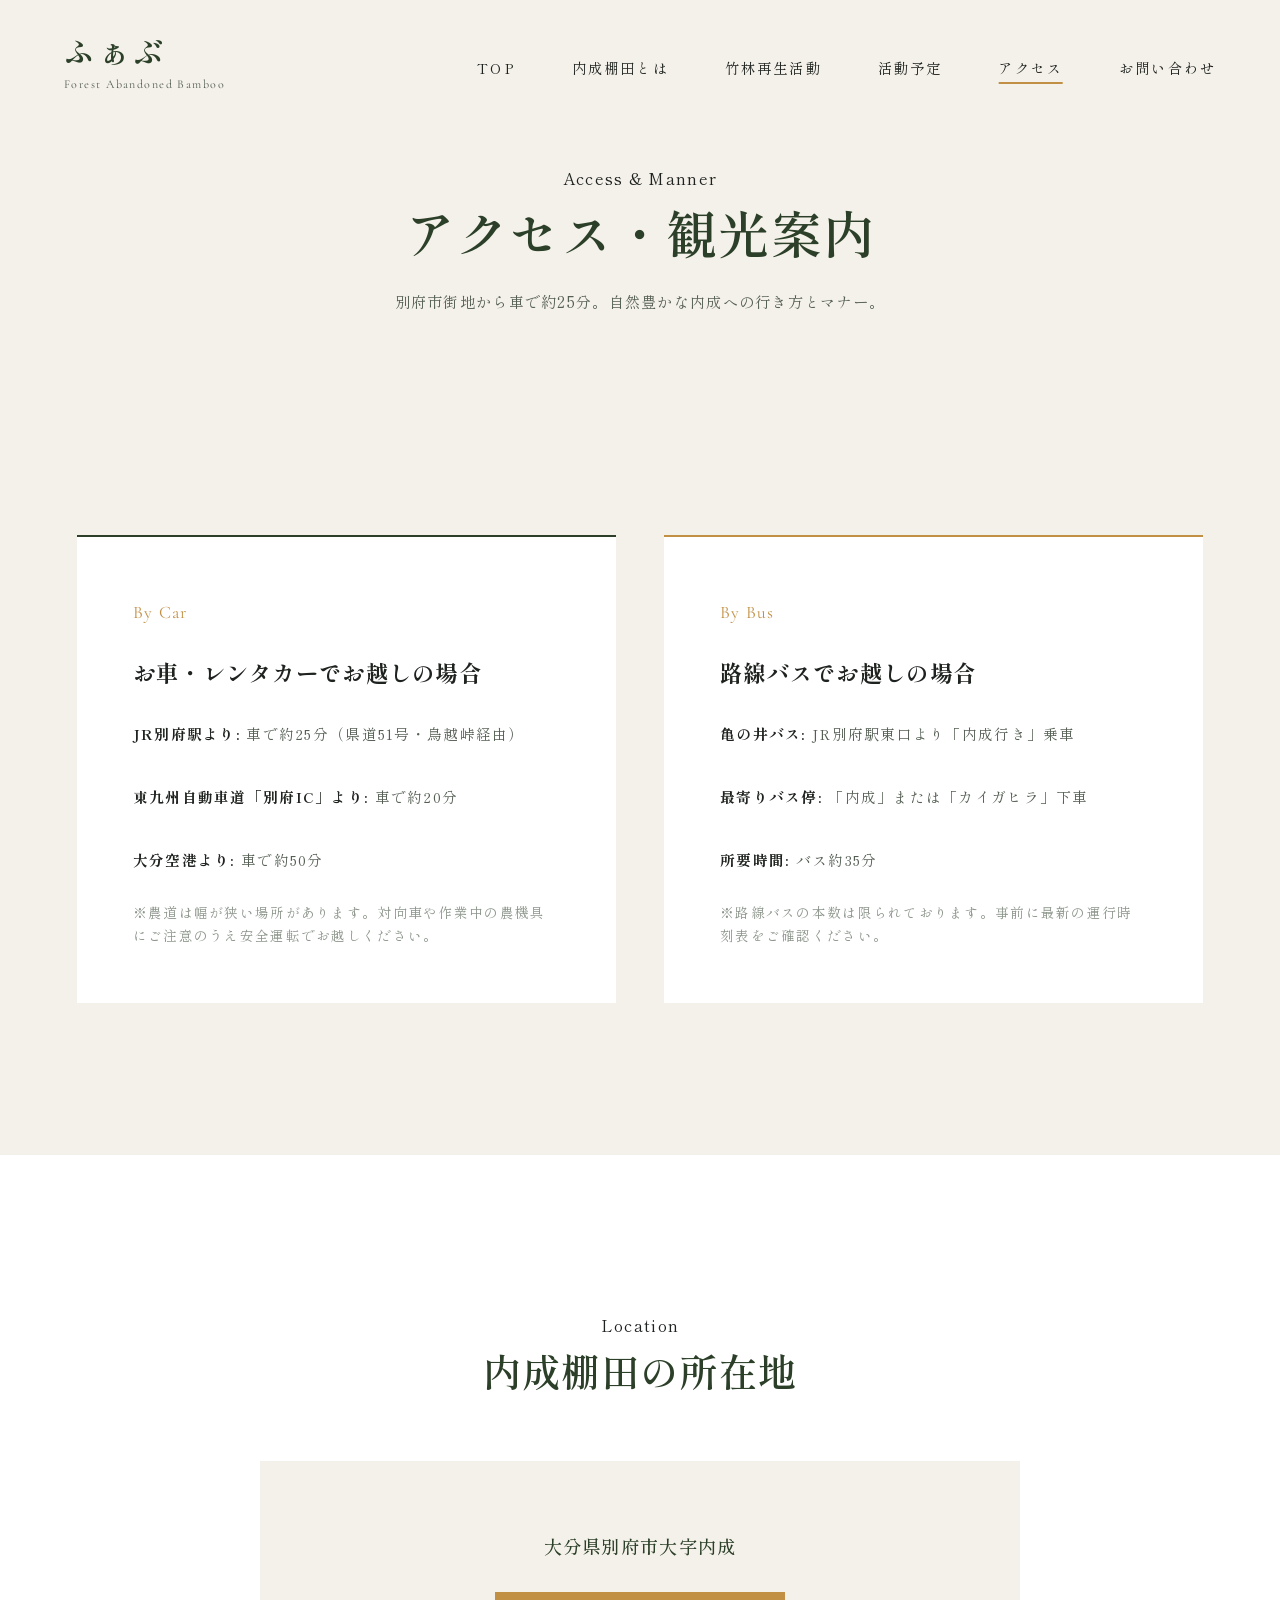
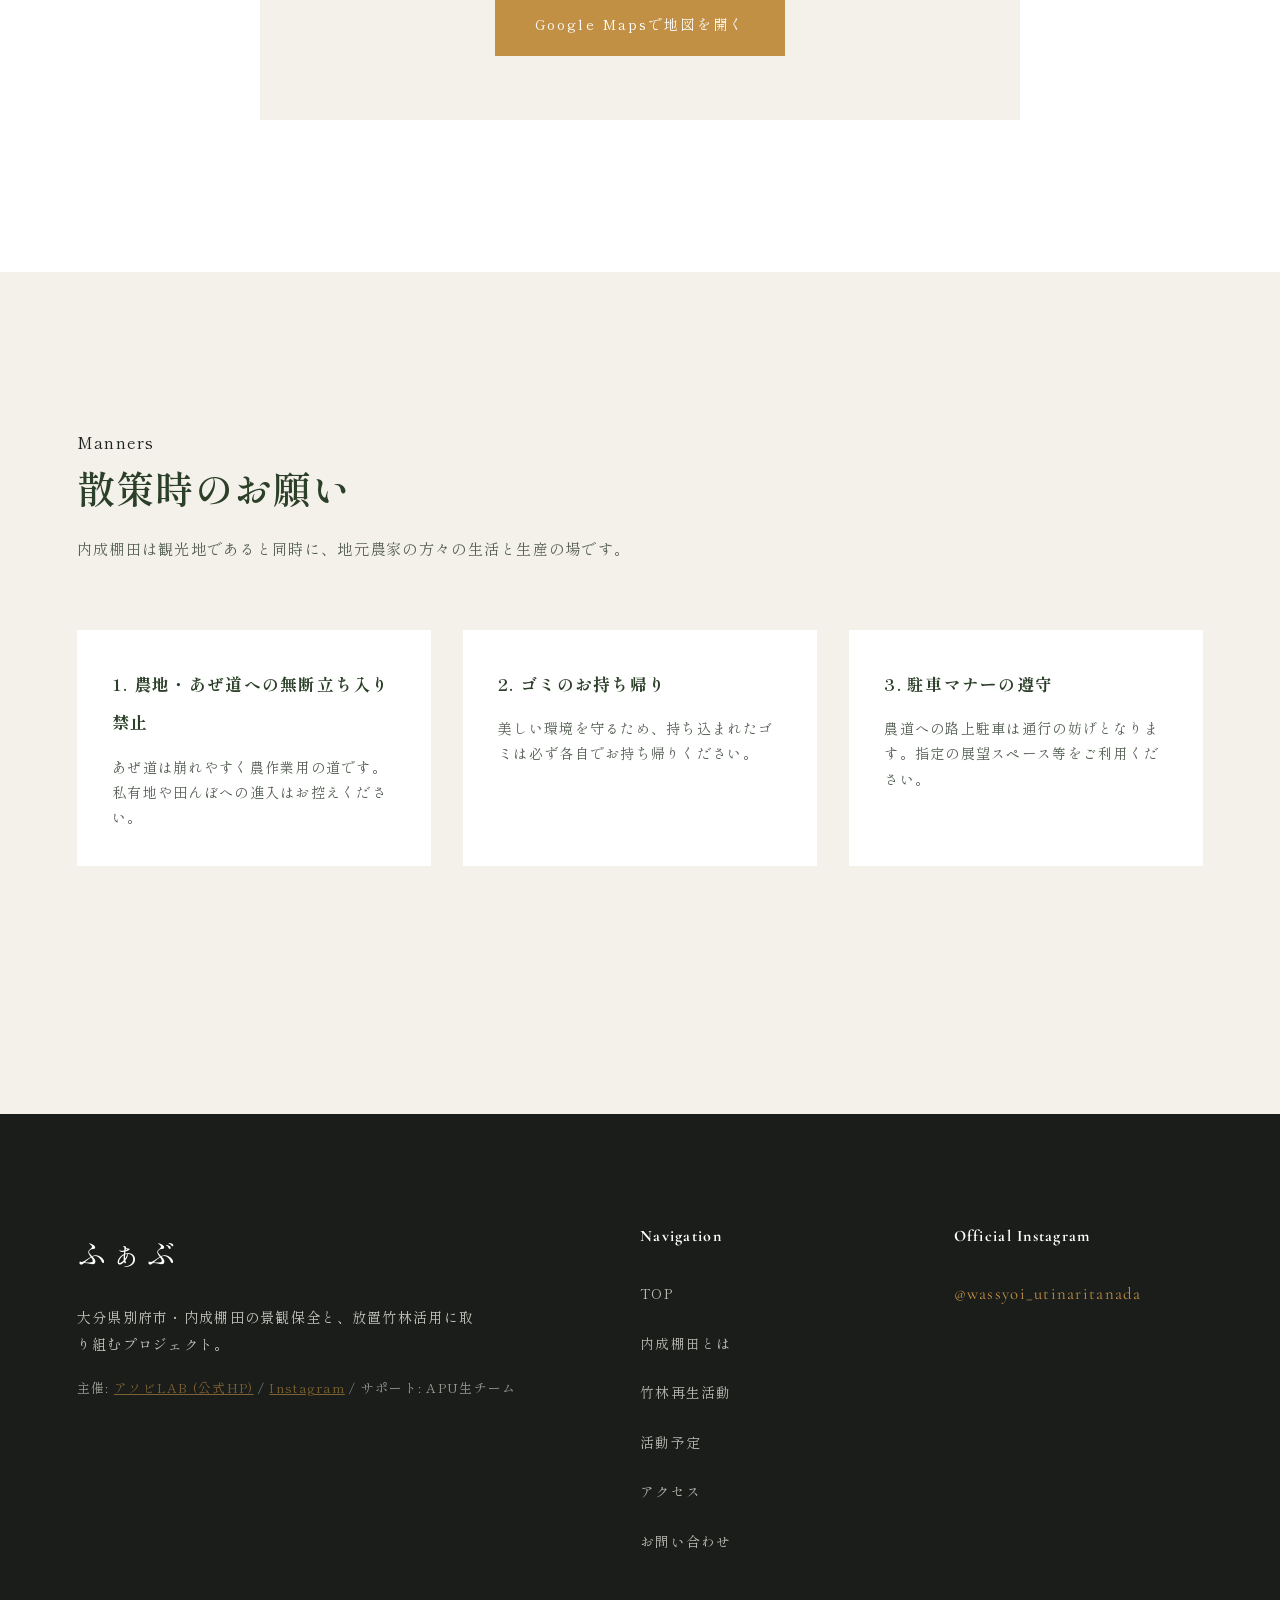
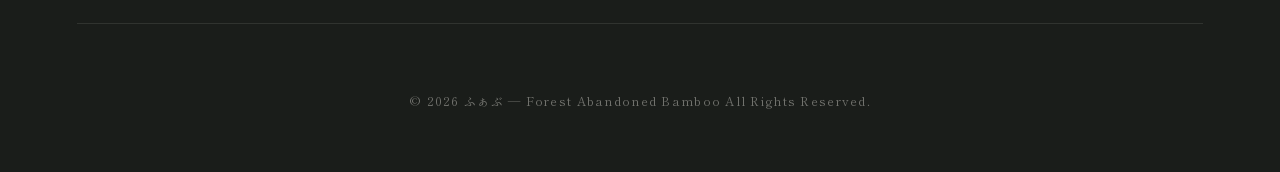
<file: access.html>
<!DOCTYPE html>
<html lang="ja">
<head>
  <meta charset="UTF-8">
  <meta name="viewport" content="width=device-width, initial-scale=1.0">
  <title>アクセス・観光案内 | ふぁぶ — Forest Abandoned Bamboo</title>
  <meta name="description" content="大分県別府市・内成棚田への交通アクセス（車・路線バス）、Google Maps案内、散策時のマナー。">
  <link rel="stylesheet" href="css/reset.css">
  <link rel="stylesheet" href="css/style.css">
  <link rel="stylesheet" href="css/animations.css">
  <link rel="stylesheet" href="css/responsive.css">
</head>
<body>

  <!-- Site Header -->
  <header class="site-header">
    <div class="header-container">
      <a href="index.html" class="site-logo">
        <span class="logo-main">ふぁぶ</span>
        <span class="logo-sub">Forest Abandoned Bamboo</span>
      </a>
      <button class="hamburger" aria-label="メニュー">
        <span></span>
        <span></span>
        <span></span>
      </button>
      <nav class="site-nav">
        <ul>
          <li><a href="index.html">TOP</a></li>
          <li><a href="about.html">内成棚田とは</a></li>
          <li><a href="bamboo.html">竹林再生活動</a></li>
          <li><a href="events.html">活動予定</a></li>
          <li><a href="access.html" class="active">アクセス</a></li>
          <li><a href="contact.html">お問い合わせ</a></li>
        </ul>
      </nav>
    </div>
  </header>

  <!-- Subpage Header -->
  <section class="section-padding" style="padding-top: 10rem; padding-bottom: 4rem; background-color: var(--color-bg-paper);">
    <div class="container text-center" style="text-align: center;">
      <span class="section-num-en">Access & Manner</span>
      <h1 class="section-main-title" style="font-size: clamp(2.2rem, 4vw, 3.4rem);">アクセス・観光案内</h1>
      <p class="section-desc-lead" style="margin: 1rem auto 0;">別府市街地から車で約25分。自然豊かな内成への行き方とマナー。</p>
    </div>
  </section>

  <!-- Access Grid Section -->
  <section class="section-padding">
    <div class="container">
      <div style="display: grid; grid-template-columns: repeat(2, 1fr); gap: 3rem;" class="reveal-fade-up">
        
        <!-- Car -->
        <div style="background-color: var(--color-bg-white); padding: 3.5rem; border-top: 2px solid var(--color-accent-green);">
          <span style="font-family: var(--font-serif-en); font-size: 1.1rem; color: var(--color-accent-gold); display: block; margin-bottom: 0.8rem;">By Car</span>
          <h3 style="font-size: 1.4rem; margin-bottom: 1.2rem;">お車・レンタカーでお越しの場合</h3>
          <ul style="list-style: none; display: flex; flex-direction: column; gap: 1rem; font-size: 0.92rem; color: var(--color-text-sub);">
            <li style="border-bottom: 1px dashed var(--border-subtle); padding-bottom: 0.8rem;">
              <strong style="color: var(--color-text-main);">JR別府駅より:</strong> 車で約25分（県道51号・鳥越峠経由）
            </li>
            <li style="border-bottom: 1px dashed var(--border-subtle); padding-bottom: 0.8rem;">
              <strong style="color: var(--color-text-main);">東九州自動車道「別府IC」より:</strong> 車で約20分
            </li>
            <li>
              <strong style="color: var(--color-text-main);">大分空港より:</strong> 車で約50分
            </li>
          </ul>
          <p style="font-size: 0.85rem; color: var(--color-text-muted); margin-top: 1.5rem; line-height: 1.7;">
            ※農道は幅が狭い場所があります。対向車や作業中の農機具にご注意のうえ安全運転でお越しください。
          </p>
        </div>

        <!-- Bus -->
        <div style="background-color: var(--color-bg-white); padding: 3.5rem; border-top: 2px solid var(--color-accent-gold);">
          <span style="font-family: var(--font-serif-en); font-size: 1.1rem; color: var(--color-accent-gold); display: block; margin-bottom: 0.8rem;">By Bus</span>
          <h3 style="font-size: 1.4rem; margin-bottom: 1.2rem;">路線バスでお越しの場合</h3>
          <ul style="list-style: none; display: flex; flex-direction: column; gap: 1rem; font-size: 0.92rem; color: var(--color-text-sub);">
            <li style="border-bottom: 1px dashed var(--border-subtle); padding-bottom: 0.8rem;">
              <strong style="color: var(--color-text-main);">亀の井バス:</strong> JR別府駅東口より「内成行き」乗車
            </li>
            <li style="border-bottom: 1px dashed var(--border-subtle); padding-bottom: 0.8rem;">
              <strong style="color: var(--color-text-main);">最寄りバス停:</strong> 「内成」または「カイガヒラ」下車
            </li>
            <li>
              <strong style="color: var(--color-text-main);">所要時間:</strong> バス約35分
            </li>
          </ul>
          <p style="font-size: 0.85rem; color: var(--color-text-muted); margin-top: 1.5rem; line-height: 1.7;">
            ※路線バスの本数は限られております。事前に最新の運行時刻表をご確認ください。
          </p>
        </div>

      </div>
    </div>
  </section>

  <!-- Google Map Section -->
  <section class="section-padding" style="background-color: var(--color-bg-white);">
    <div class="container text-center" style="text-align: center;">
      <div class="section-header-wrap reveal-fade-up">
        <span class="section-num-en">Location</span>
        <h2 class="section-main-title">内成棚田の所在地</h2>
      </div>

      <div style="background-color: var(--color-bg-paper); padding: 4rem 2rem; max-width: 760px; margin: 0 auto;" class="reveal-fade-up delay-1">
        <p style="font-family: var(--font-serif-jp); font-size: 1.15rem; font-weight: 500; color: var(--color-accent-green); margin-bottom: 1.5rem;">
          大分県別府市大字内成
        </p>
        <a href="https://maps.google.com/?q=内成棚田+大分県別府市" target="_blank" rel="noopener noreferrer" class="btn-custom btn-gold">
          Google Mapsで地図を開く
        </a>
      </div>
    </div>
  </section>

  <!-- Manners Section -->
  <section class="section-padding">
    <div class="container">
      <div class="section-header-wrap reveal-fade-up">
        <span class="section-num-en">Manners</span>
        <h2 class="section-main-title">散策時のお願い</h2>
        <p class="section-desc-lead">内成棚田は観光地であると同時に、地元農家の方々の生活と生産の場です。</p>
      </div>

      <div style="display: grid; grid-template-columns: repeat(3, 1fr); gap: 2rem;" class="reveal-fade-up delay-1">
        
        <div style="background-color: var(--color-bg-white); padding: 2.2rem;">
          <h3 style="font-size: 1.05rem; color: var(--color-accent-green); margin-bottom: 0.8rem;">1. 農地・あぜ道への無断立ち入り禁止</h3>
          <p style="font-size: 0.88rem; color: var(--color-text-sub); line-height: 1.8;">あぜ道は崩れやすく農作業用の道です。私有地や田んぼへの進入はお控えください。</p>
        </div>

        <div style="background-color: var(--color-bg-white); padding: 2.2rem;">
          <h3 style="font-size: 1.05rem; color: var(--color-accent-green); margin-bottom: 0.8rem;">2. ゴミのお持ち帰り</h3>
          <p style="font-size: 0.88rem; color: var(--color-text-sub); line-height: 1.8;">美しい環境を守るため、持ち込まれたゴミは必ず各自でお持ち帰りください。</p>
        </div>

        <div style="background-color: var(--color-bg-white); padding: 2.2rem;">
          <h3 style="font-size: 1.05rem; color: var(--color-accent-green); margin-bottom: 0.8rem;">3. 駐車マナーの遵守</h3>
          <p style="font-size: 0.88rem; color: var(--color-text-sub); line-height: 1.8;">農道への路上駐車は通行の妨げとなります。指定の展望スペース等をご利用ください。</p>
        </div>

      </div>
    </div>
  </section>

  <!-- Footer -->
  <footer class="site-footer">
    <div class="container">
      <div class="footer-top-grid">
        <div>
          <div class="footer-brand">ふぁぶ</div>
          <p style="font-size: 0.88rem; opacity: 0.8; max-width: 400px; line-height: 1.9;">
            大分県別府市・内成棚田の景観保全と、放置竹林活用に取り組むプロジェクト。
          </p>
          <p style="font-size: 0.8rem; opacity: 0.6; margin-top: 1rem;">主催: <a href="https://asobi-lab.fun/" target="_blank" rel="noopener noreferrer" style="color: var(--color-accent-gold); text-decoration: underline;">アソビLAB (公式HP)</a> / <a href="https://www.instagram.com/asobilab.beppu/" target="_blank" rel="noopener noreferrer" style="color: var(--color-accent-gold); text-decoration: underline;">Instagram</a> / サポート: APU生チーム</p>
        </div>
        <div>
          <h4 style="font-family: var(--font-serif-en); font-size: 1rem; color: #fff; margin-bottom: 1.2rem;">Navigation</h4>
          <ul class="footer-nav-list">
            <li><a href="index.html">TOP</a></li>
            <li><a href="about.html">内成棚田とは</a></li>
            <li><a href="bamboo.html">竹林再生活動</a></li>
            <li><a href="events.html">活動予定</a></li>
            <li><a href="access.html">アクセス</a></li>
            <li><a href="contact.html">お問い合わせ</a></li>
          </ul>
        </div>
        <div>
          <h4 style="font-family: var(--font-serif-en); font-size: 1rem; color: #fff; margin-bottom: 1.2rem;">Official Instagram</h4>
          <a href="https://www.instagram.com/wassyoi_utinaritanada/" target="_blank" rel="noopener noreferrer" style="color: var(--color-accent-gold); font-family: var(--font-serif-en); font-size: 1.05rem;">
            @wassyoi_utinaritanada
          </a>
        </div>
      </div>
      <div class="footer-copy">
        &copy; 2026 ふぁぶ — Forest Abandoned Bamboo All Rights Reserved.
      </div>
    </div>
  </footer>

  <script src="js/main.js"></script>
</body>
</html>
</file>
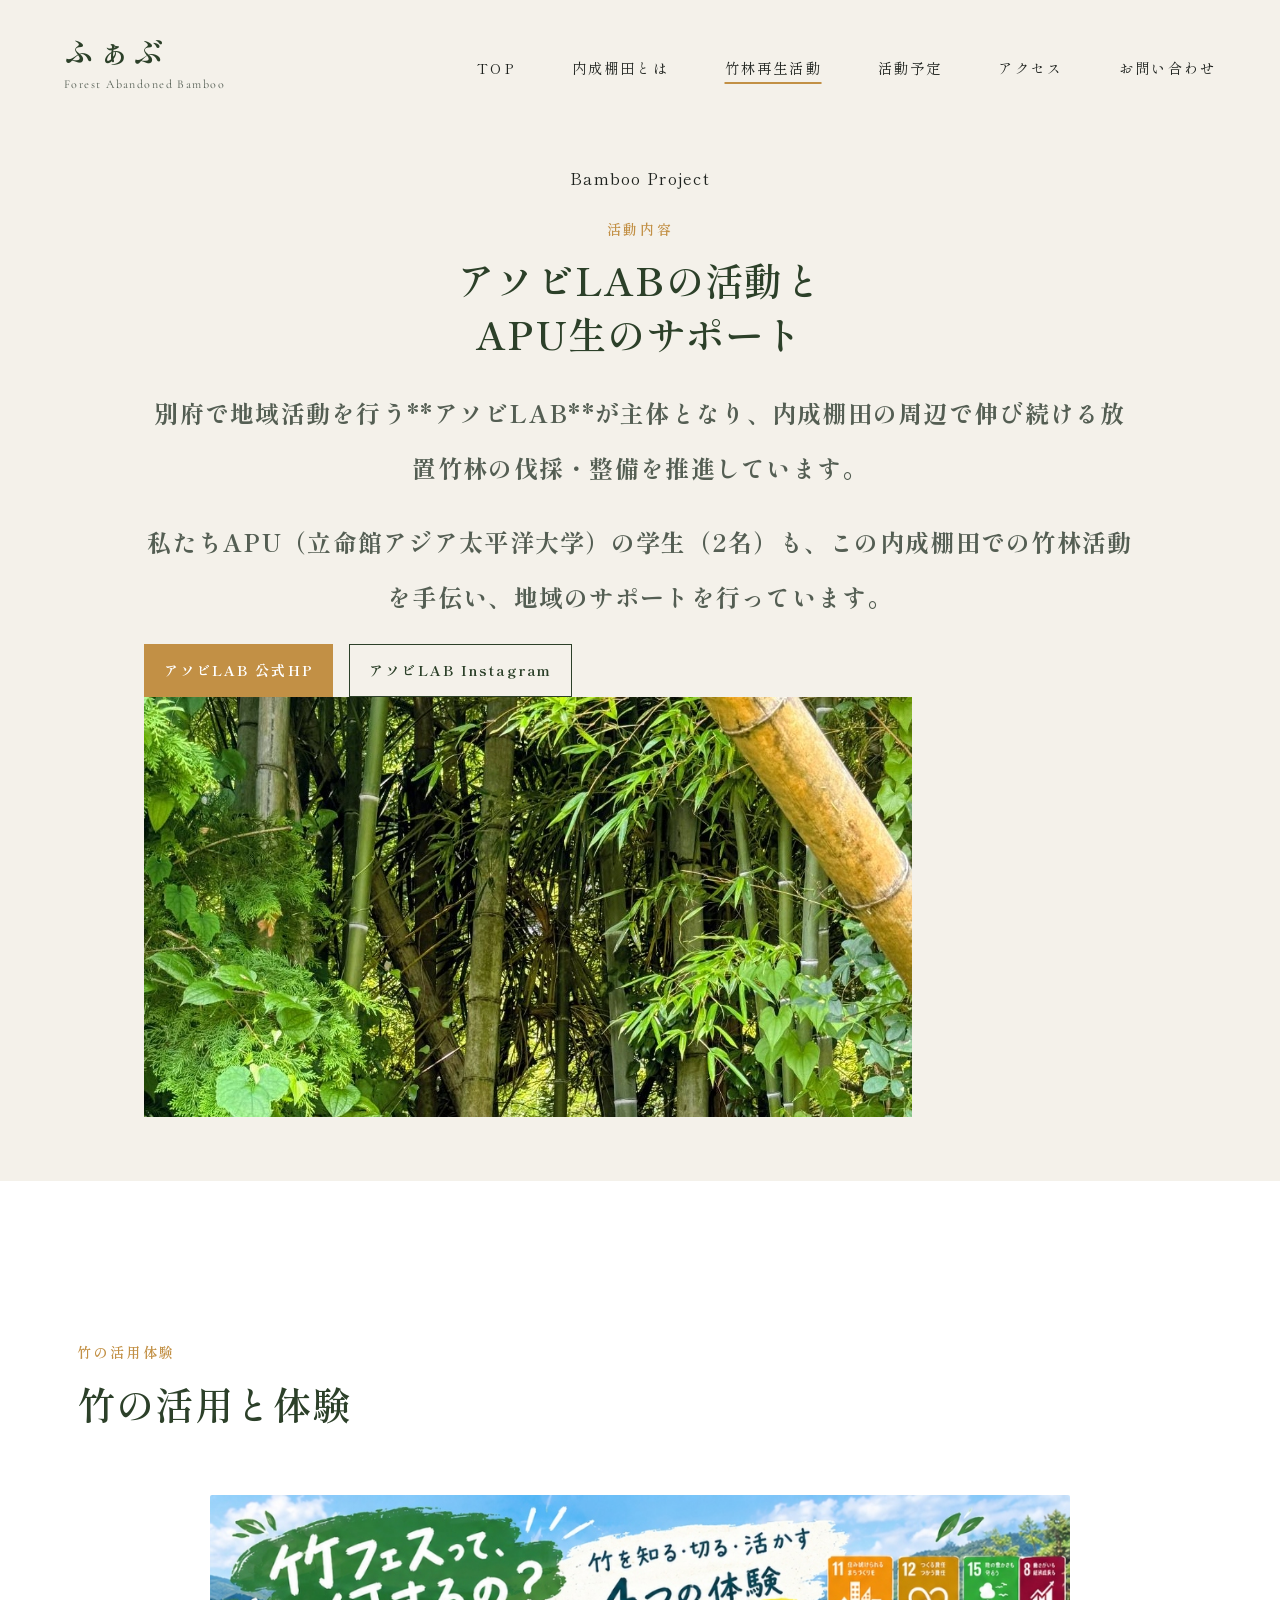
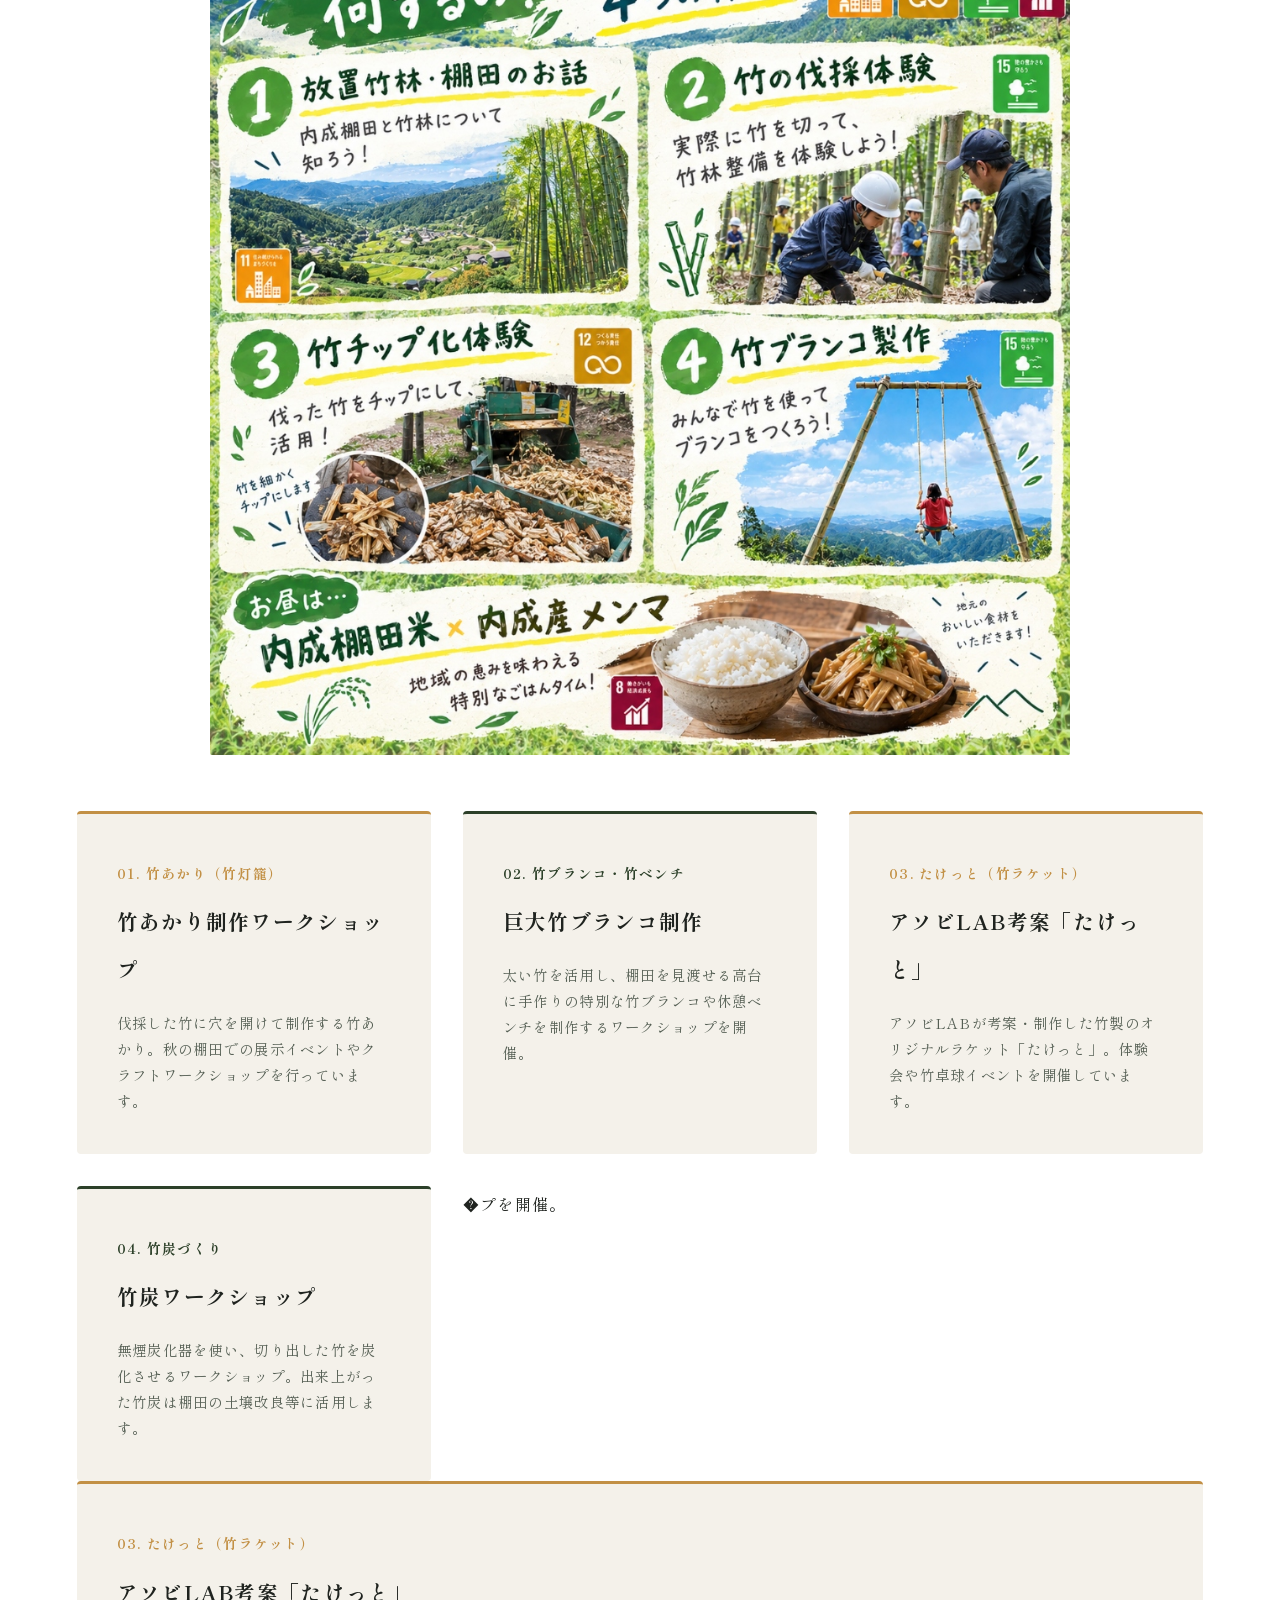
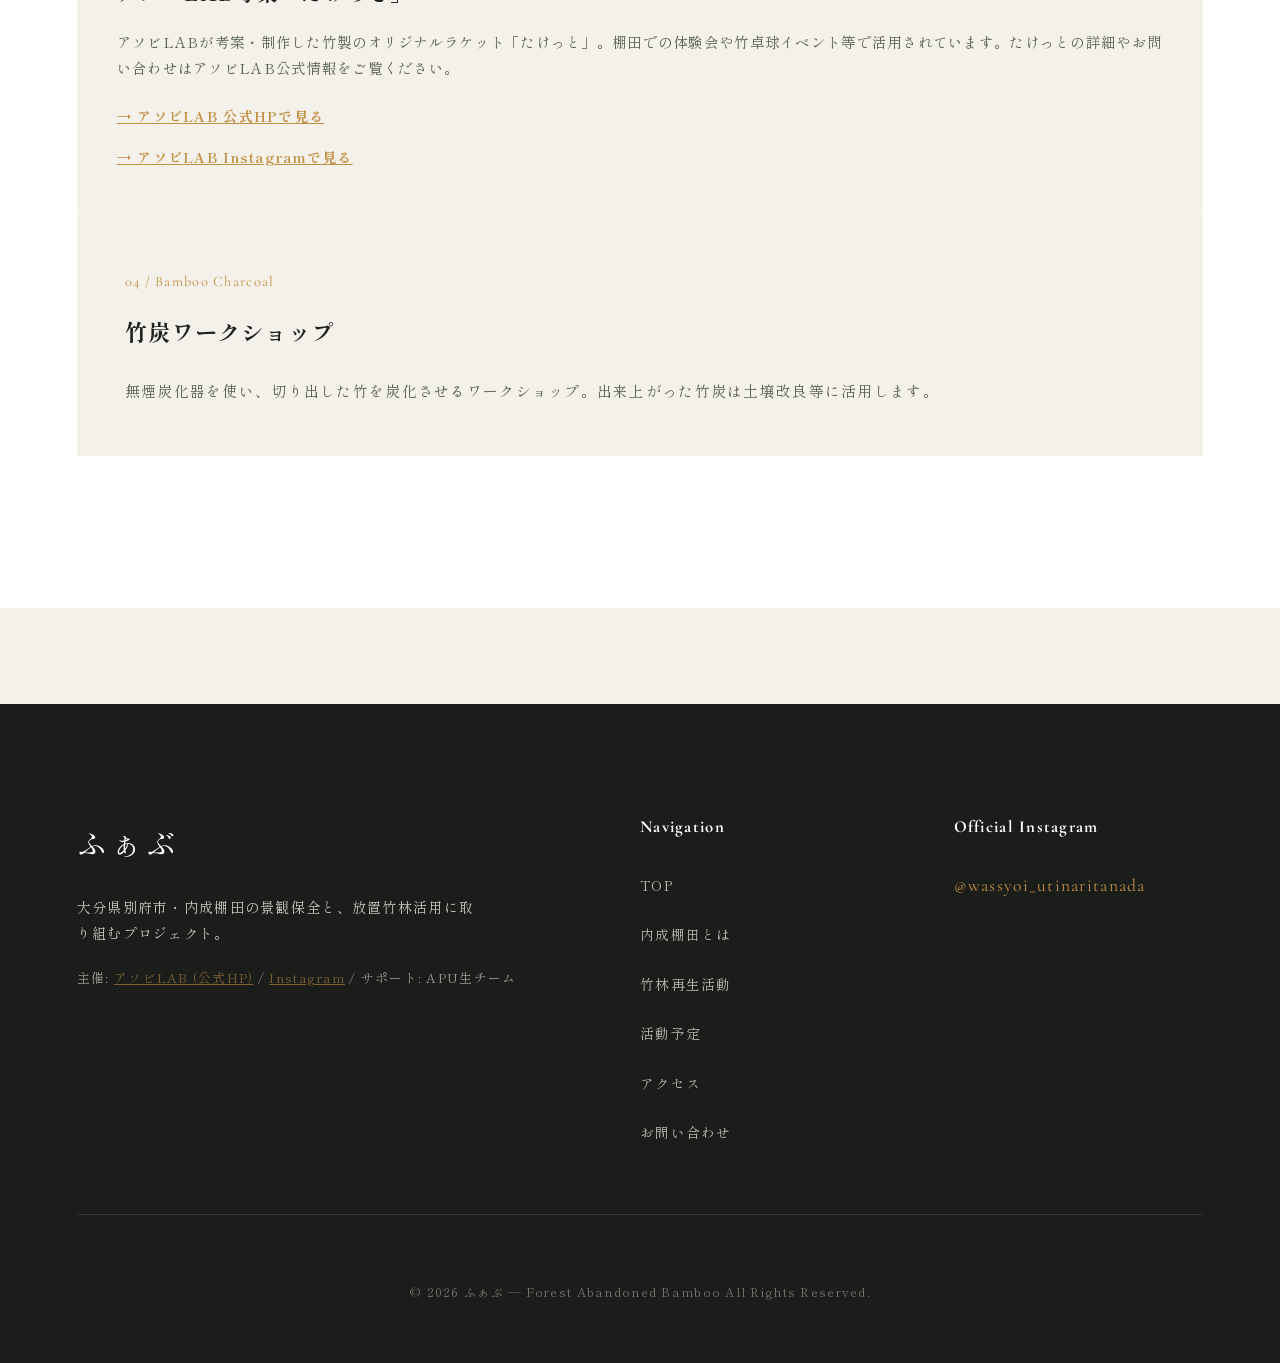
<file: bamboo.html>
<!DOCTYPE html>
<html lang="ja">
<head>
  <meta charset="UTF-8">
  <meta name="viewport" content="width=device-width, initial-scale=1.0">
  <title>竹林再生活動 | ふぁぶ — Forest Abandoned Bamboo</title>
  <meta name="description" content="別府のアソビLABによる内成棚田の放置竹林活動。竹あかり、竹ブランコ、たけっと（竹ラケット）、竹炭の試み。APU生も活動をサポート。">
  <link rel="stylesheet" href="css/reset.css">
  <link rel="stylesheet" href="css/style.css">
  <link rel="stylesheet" href="css/animations.css">
  <link rel="stylesheet" href="css/responsive.css">
</head>
<body>

  <!-- Site Header -->
  <header class="site-header">
    <div class="header-container">
      <a href="index.html" class="site-logo">
        <span class="logo-main">ふぁぶ</span>
        <span class="logo-sub">Forest Abandoned Bamboo</span>
      </a>
      <button class="hamburger" aria-label="メニュー">
        <span></span>
        <span></span>
        <span></span>
      </button>
      <nav class="site-nav">
        <ul>
          <li><a href="index.html">TOP</a></li>
          <li><a href="about.html">内成棚田とは</a></li>
          <li><a href="bamboo.html" class="active">竹林再生活動</a></li>
          <li><a href="events.html">活動予定</a></li>
          <li><a href="access.html">アクセス</a></li>
          <li><a href="contact.html">お問い合わせ</a></li>
        </ul>
      </nav>
    </div>
  </header>

  <!-- Subpage Header -->
  <section class="section-padding" style="padding-top: 10rem; padding-bottom: 4rem; background-color: var(--color-bg-paper);">
    <div class="container text-center" style="text-align: center;">
      <span class="section-num-en">Bamboo Project</span>
      <h1 class="s  <!-- Partnership Section -->
  <section class="section-padding">
    <div class="container">
      <div class="overlap-grid">
        <div class="reveal-fade-up">
          <span class="natural-tag-label">活動内容</span>
          <h2 class="section-main-title" style="margin-bottom: 1.5rem;">
            アソビLABの活動と<br>APU生のサポート
          </h2>
          <p style="margin-bottom: 1.2rem; color: var(--color-text-sub);">
            別府で地域活動を行う**アソビLAB**が主体となり、内成棚田の周辺で伸び続ける放置竹林の伐採・整備を推進しています。
          </p>
          <p style="margin-bottom: 1.2rem; color: var(--color-text-sub);">
            私たちAPU（立命館アジア太平洋大学）の学生（2名）も、この内成棚田での竹林活動を手伝い、地域のサポートを行っています。</p>
          <div style="display: flex; gap: 1rem; flex-wrap: wrap; margin-top: 1.2rem;">
            <a href="https://asobi-lab.fun/" target="_blank" rel="noopener noreferrer" class="btn-custom btn-gold" style="font-size: 0.88rem; padding: 0.6rem 1.2rem;">アソビLAB 公式HP</a>
            <a href="https://www.instagram.com/asobilab.beppu/" target="_blank" rel="noopener noreferrer" class="btn-custom btn-outline" style="font-size: 0.88rem; padding: 0.6rem 1.2rem;">アソビLAB Instagram</a>
          </div>
          </p>
        </div>

        <div class="reveal-fade-up delay-1">
          <div class="hero-image-box reveal-mask-box" style="height: 420px;">
            <!-- 茂った実際の竹林写真 -->
            <img src="images/uchinari-3.jpg" alt="内成棚田周辺の実際の竹林">
          </div>
        </div>
      </div>
    </div>
  </section>

  <!-- 4 Items Section -->
  <section class="section-padding" style="background-color: var(--color-bg-white);">
    <div class="container">
      <div class="section-header-wrap reveal-fade-up">
        <span class="natural-tag-label">竹の活用体験</span>
        <h2 class="section-main-title">竹の活用と体験</h2>
      </div>

      <div style="margin-bottom: 3.5rem;" class="reveal-fade-up">
        <!-- 竹フェスの実際の案内チラシ画像 -->
        <img src="images/uchinari-5.jpg" alt="竹フェス・竹活用4つの体験案内" style="width: 100%; max-width: 860px; margin: 0 auto; border-radius: 2px;">
      </div>

      <div style="display: grid; grid-template-columns: repeat(auto-fit, minmax(280px, 1fr)); gap: 2rem;" class="reveal-fade-up delay-1">
        
        <!-- 竹あかり -->
        <div style="background-color: var(--color-bg-paper); padding: 2.5rem; border-radius: 4px; border-top: 3px solid var(--color-accent-gold);">
          <span style="color: var(--color-accent-gold); font-family: var(--font-serif-jp); font-size: 0.85rem; font-weight: bold;">01. 竹あかり（竹灯籠）</span>
          <h3 style="font-size: 1.3rem; margin: 0.5rem 0 1rem;">竹あかり制作ワークショップ</h3>
          <p style="font-size: 0.9rem; color: var(--color-text-sub); line-height: 1.8;">伐採した竹に穴を開けて制作する竹あかり。秋の棚田での展示イベントやクラフトワークショップを行っています。</p>
        </div>

        <!-- ブランコ・ベンチ -->
        <div style="background-color: var(--color-bg-paper); padding: 2.5rem; border-radius: 4px; border-top: 3px solid var(--color-accent-green);">
          <span style="color: var(--color-accent-green); font-family: var(--font-serif-jp); font-size: 0.85rem; font-weight: bold;">02. 竹ブランコ・竹ベンチ</span>
          <h3 style="font-size: 1.3rem; margin: 0.5rem 0 1rem;">巨大竹ブランコ制作</h3>
          <p style="font-size: 0.9rem; color: var(--color-text-sub); line-height: 1.8;">太い竹を活用し、棚田を見渡せる高台に手作りの特別な竹ブランコや休憩ベンチを制作するワークショップを開催。</p>
        </div>

        <!-- たけっと (Asobi LAB created) -->
        <div style="background-color: var(--color-bg-paper); padding: 2.5rem; border-radius: 4px; border-top: 3px solid var(--color-accent-gold);">
          <span style="color: var(--color-accent-gold); font-family: var(--font-serif-jp); font-size: 0.85rem; font-weight: bold;">03. たけっと（竹ラケット）</span>
          <h3 style="font-size: 1.3rem; margin: 0.5rem 0 1rem;">アソビLAB考案「たけっと」</h3>
          <p style="font-size: 0.9rem; color: var(--color-text-sub); line-height: 1.8;">アソビLABが考案・制作した竹製のオリジナルラケット「たけっと」。体験会や竹卓球イベントを開催しています。</p>
        </div>

        <!-- 竹炭 -->
        <div style="background-color: var(--color-bg-paper); padding: 2.5rem; border-radius: 4px; border-top: 3px solid var(--color-accent-green);">
          <span style="color: var(--color-accent-green); font-family: var(--font-serif-jp); font-size: 0.85rem; font-weight: bold;">04. 竹炭づくり</span>
          <h3 style="font-size: 1.3rem; margin: 0.5rem 0 1rem;">竹炭ワークショップ</h3>
          <p style="font-size: 0.9rem; color: var(--color-text-sub); line-height: 1.8;">無煙炭化器を使い、切り出した竹を炭化させるワークショップ。出来上がった竹炭は棚田の土壌改良等に活用します。</p>
        </div>�プを開催。</p>
        </div>

        <!-- たけっと (Asobi LAB created) -->
        <div style="background-color: var(--color-bg-paper); padding: 2.5rem; border-radius: 4px; border-top: 3px solid var(--color-accent-gold);">
          <span style="color: var(--color-accent-gold); font-family: var(--font-serif-jp); font-size: 0.85rem; font-weight: bold;">03. たけっと（竹ラケット）</span>
          <h3 style="font-size: 1.3rem; margin: 0.5rem 0 0.8rem;">アソビLAB考案「たけっと」</h3>
          <p style="font-size: 0.9rem; color: var(--color-text-sub); line-height: 1.8; margin-bottom: 1.2rem;">
            アソビLABが考案・制作した竹製のオリジナルラケット「たけっと」。棚田での体験会や竹卓球イベント等で活用されています。たけっとの詳細やお問い合わせはアソビLAB公式情報をご覧ください。
          </p>
          <div style="display: flex; flex-direction: column; gap: 0.5rem;">
            <a href="https://asobi-lab.fun/" target="_blank" rel="noopener noreferrer" style="color: var(--color-accent-gold); font-size: 0.88rem; font-weight: bold; text-decoration: underline;">→ アソビLAB 公式HPで見る</a>
            <a href="https://www.instagram.com/asobilab.beppu/" target="_blank" rel="noopener noreferrer" style="color: var(--color-accent-gold); font-size: 0.88rem; font-weight: bold; text-decoration: underline;">→ アソビLAB Instagramで見る</a>
          </div>
        </div>

        <!-- 竹炭 -->
        <div style="background-color: var(--color-bg-paper); padding: 3rem;">
          <span style="color: var(--color-accent-gold); font-family: var(--font-serif-en); font-size: 0.9rem;">04 / Bamboo Charcoal</span>
          <h3 style="font-size: 1.4rem; margin: 0.5rem 0 1rem;">竹炭ワークショップ</h3>
          <p style="font-size: 0.92rem; color: var(--color-text-sub);">無煙炭化器を使い、切り出した竹を炭化させるワークショップ。出来上がった竹炭は土壌改良等に活用します。</p>
        </div>

      </div>
    </div>
  </section>

  <!-- Footer -->
  <footer class="site-footer">
    <div class="container">
      <div class="footer-top-grid">
        <div>
          <div class="footer-brand">ふぁぶ</div>
          <p style="font-size: 0.88rem; opacity: 0.8; max-width: 400px; line-height: 1.9;">
            大分県別府市・内成棚田の景観保全と、放置竹林活用に取り組むプロジェクト。
          </p>
          <p style="font-size: 0.8rem; opacity: 0.6; margin-top: 1rem;">主催: <a href="https://asobi-lab.fun/" target="_blank" rel="noopener noreferrer" style="color: var(--color-accent-gold); text-decoration: underline;">アソビLAB (公式HP)</a> / <a href="https://www.instagram.com/asobilab.beppu/" target="_blank" rel="noopener noreferrer" style="color: var(--color-accent-gold); text-decoration: underline;">Instagram</a> / サポート: APU生チーム</p>
        </div>
        <div>
          <h4 style="font-family: var(--font-serif-en); font-size: 1.05rem; color: #fff; margin-bottom: 1.2rem;">Navigation</h4>
          <ul class="footer-nav-list">
            <li><a href="index.html">TOP</a></li>
            <li><a href="about.html">内成棚田とは</a></li>
            <li><a href="bamboo.html">竹林再生活動</a></li>
            <li><a href="events.html">活動予定</a></li>
            <li><a href="access.html">アクセス</a></li>
            <li><a href="contact.html">お問い合わせ</a></li>
          </ul>
        </div>
        <div>
          <h4 style="font-family: var(--font-serif-en); font-size: 1.05rem; color: #fff; margin-bottom: 1.2rem;">Official Instagram</h4>
          <a href="https://www.instagram.com/wassyoi_utinaritanada/" target="_blank" rel="noopener noreferrer" style="color: var(--color-accent-gold); font-family: var(--font-serif-en); font-size: 1.1rem;">
            @wassyoi_utinaritanada
          </a>
        </div>
      </div>
      <div class="footer-copy">
        &copy; 2026 ふぁぶ — Forest Abandoned Bamboo All Rights Reserved.
      </div>
    </div>
  </footer>

  <script src="js/main.js"></script>
</body>
</html>
</file>
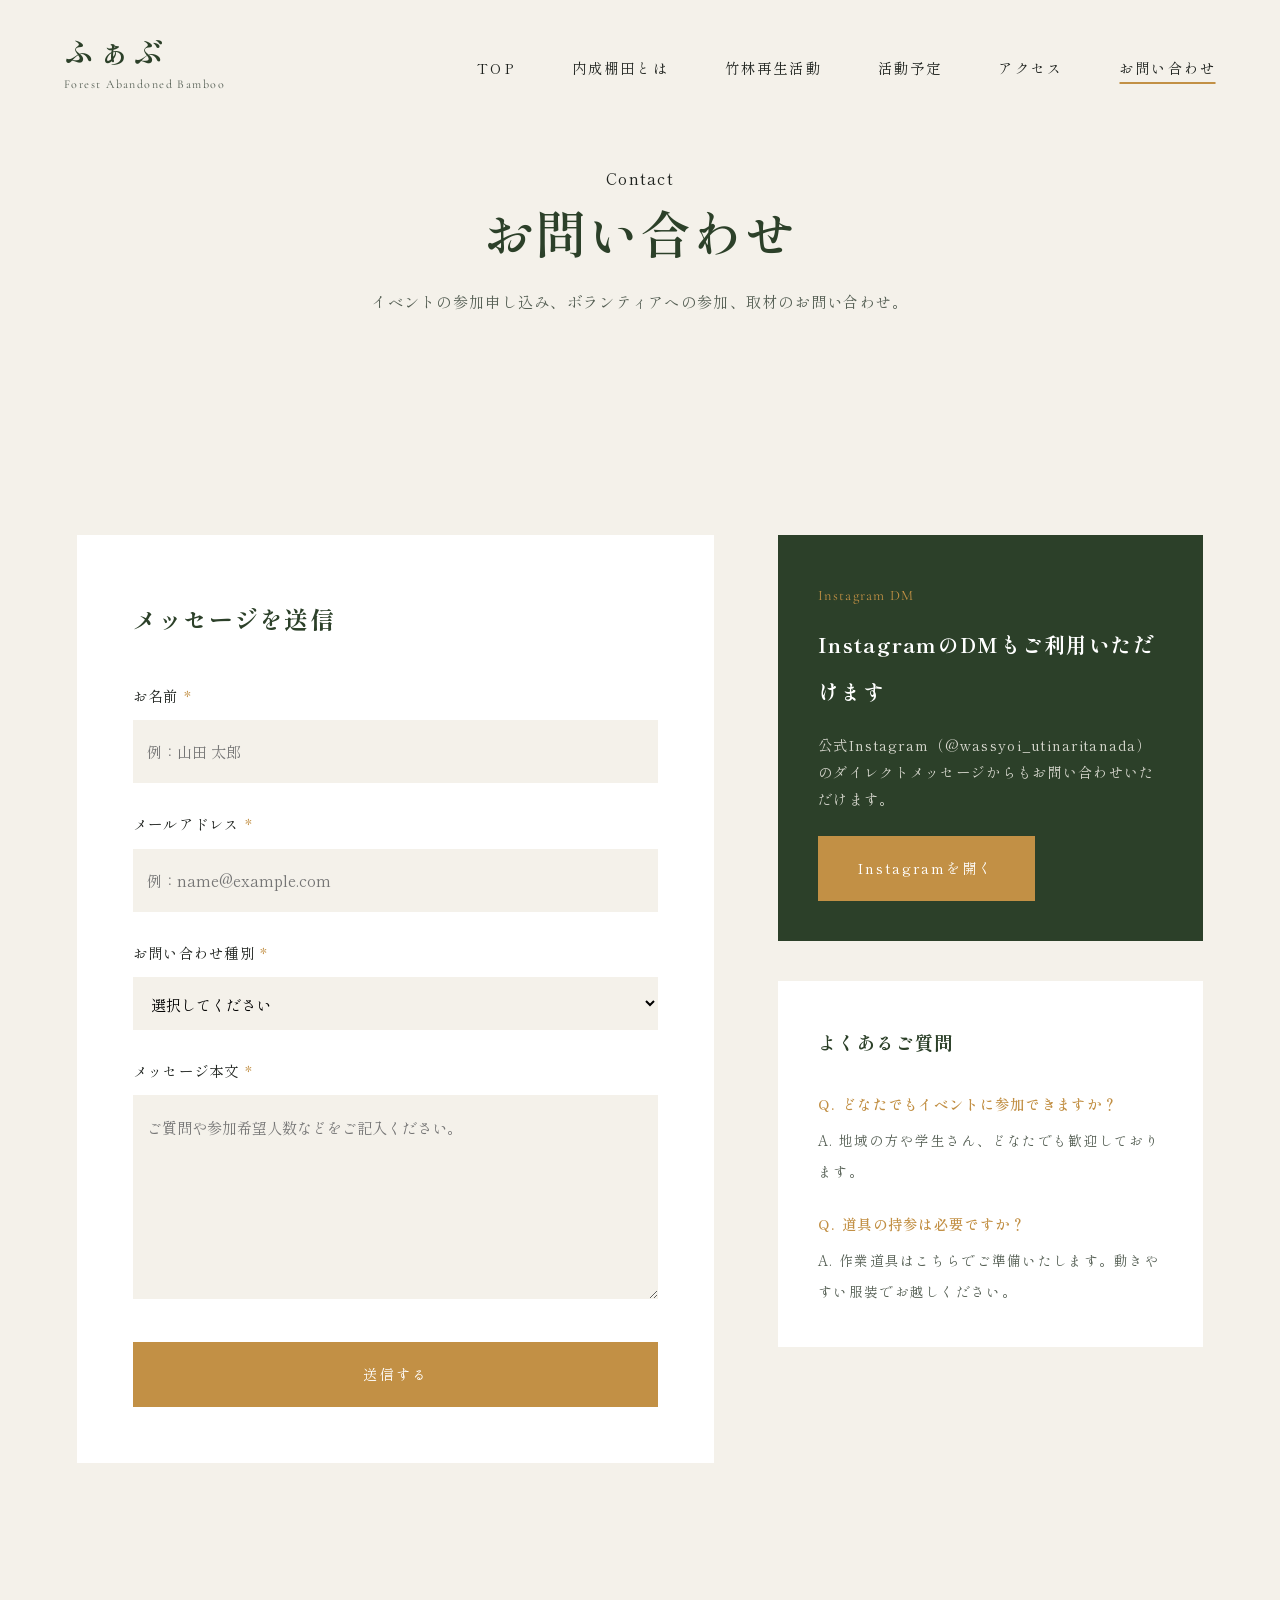
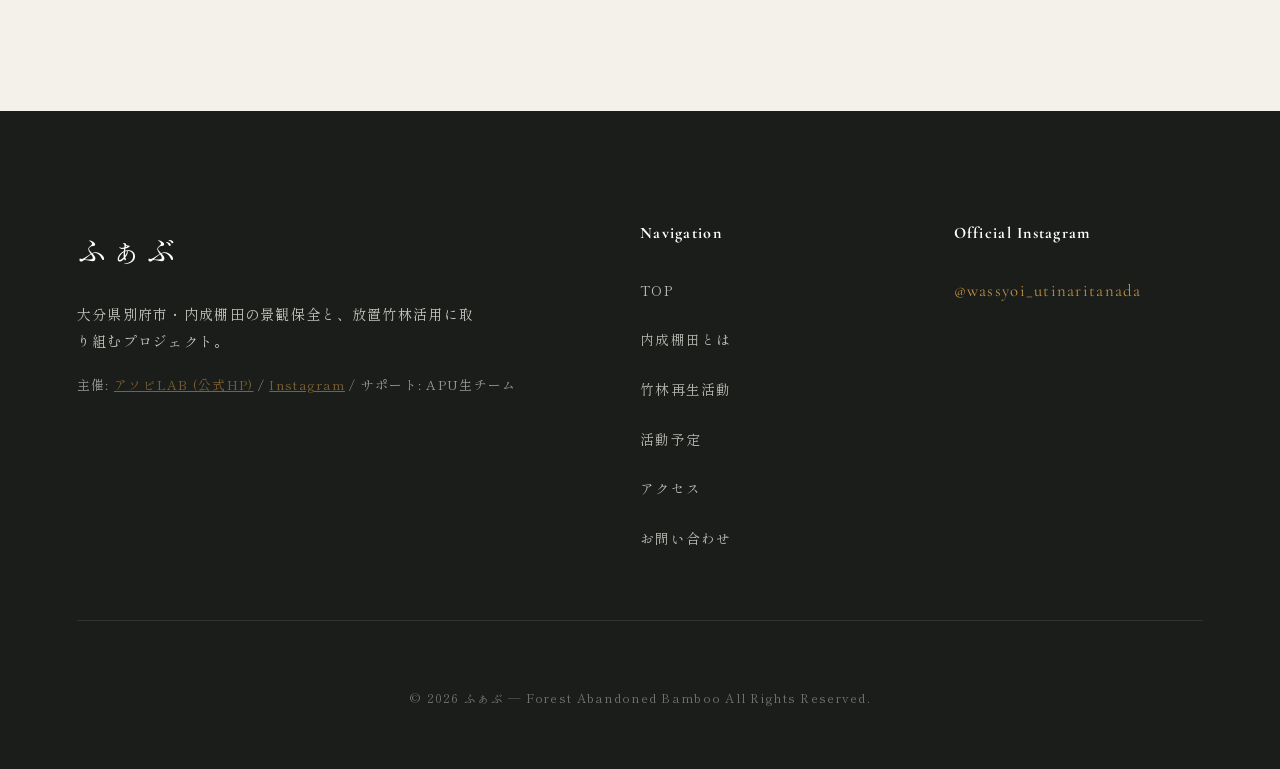
<file: contact.html>
<!DOCTYPE html>
<html lang="ja">
<head>
  <meta charset="UTF-8">
  <meta name="viewport" content="width=device-width, initial-scale=1.0">
  <title>お問い合わせ | ふぁぶ — Forest Abandoned Bamboo</title>
  <meta name="description" content="内成棚田・アソビLAB × APU生プロジェクトへのお問い合わせ、イベント参加申込、取材・視察のご連絡フォーム。">
  <link rel="stylesheet" href="css/reset.css">
  <link rel="stylesheet" href="css/style.css">
  <link rel="stylesheet" href="css/animations.css">
  <link rel="stylesheet" href="css/responsive.css">
</head>
<body>

  <!-- Site Header -->
  <header class="site-header">
    <div class="header-container">
      <a href="index.html" class="site-logo">
        <span class="logo-main">ふぁぶ</span>
        <span class="logo-sub">Forest Abandoned Bamboo</span>
      </a>
      <button class="hamburger" aria-label="メニュー">
        <span></span>
        <span></span>
        <span></span>
      </button>
      <nav class="site-nav">
        <ul>
          <li><a href="index.html">TOP</a></li>
          <li><a href="about.html">内成棚田とは</a></li>
          <li><a href="bamboo.html">竹林再生活動</a></li>
          <li><a href="events.html">活動予定</a></li>
          <li><a href="access.html">アクセス</a></li>
          <li><a href="contact.html" class="active">お問い合わせ</a></li>
        </ul>
      </nav>
    </div>
  </header>

  <!-- Subpage Header -->
  <section class="section-padding" style="padding-top: 10rem; padding-bottom: 4rem; background-color: var(--color-bg-paper);">
    <div class="container text-center" style="text-align: center;">
      <span class="section-num-en">Contact</span>
      <h1 class="section-main-title" style="font-size: clamp(2.2rem, 4vw, 3.4rem);">お問い合わせ</h1>
      <p class="section-desc-lead" style="margin: 1rem auto 0;">イベントの参加申し込み、ボランティアへの参加、取材のお問い合わせ。</p>
    </div>
  </section>

  <!-- Form Section -->
  <section class="section-padding">
    <div class="container">
      <div style="display: grid; grid-template-columns: 1.2fr 0.8fr; gap: 4rem;" class="reveal-fade-up">
        
        <!-- Form -->
        <div style="background-color: var(--color-bg-white); padding: 3.5rem; box-shadow: var(--shadow-subtle);">
          <h2 style="font-size: 1.5rem; color: var(--color-accent-green); margin-bottom: 2rem;">メッセージを送信</h2>
          
          <form onsubmit="event.preventDefault(); alert('お問い合わせありがとうございます。担当者よりご連絡させていただきます。');">
            <div style="margin-bottom: 1.5rem;">
              <label for="name" style="display: block; font-family: var(--font-serif-jp); font-size: 0.9rem; margin-bottom: 0.5rem;">お名前 <span style="color: var(--color-accent-gold);">*</span></label>
              <input type="text" id="name" required placeholder="例：山田 太郎" style="width: 100%; padding: 0.9rem; border: 1px solid var(--border-subtle); border-radius: 0; font-family: var(--font-serif-jp); font-size: 0.95rem; background-color: var(--color-bg-paper);">
            </div>

            <div style="margin-bottom: 1.5rem;">
              <label for="email" style="display: block; font-family: var(--font-serif-jp); font-size: 0.9rem; margin-bottom: 0.5rem;">メールアドレス <span style="color: var(--color-accent-gold);">*</span></label>
              <input type="email" id="email" required placeholder="例：name@example.com" style="width: 100%; padding: 0.9rem; border: 1px solid var(--border-subtle); border-radius: 0; font-family: var(--font-serif-jp); font-size: 0.95rem; background-color: var(--color-bg-paper);">
            </div>

            <div style="margin-bottom: 1.5rem;">
              <label for="category" style="display: block; font-family: var(--font-serif-jp); font-size: 0.9rem; margin-bottom: 0.5rem;">お問い合わせ種別 <span style="color: var(--color-accent-gold);">*</span></label>
              <select id="category" required style="width: 100%; padding: 0.9rem; border: 1px solid var(--border-subtle); border-radius: 0; font-family: var(--font-serif-jp); font-size: 0.95rem; background-color: var(--color-bg-paper);">
                <option value="">選択してください</option>
                <option value="10/24イベント">10/24 竹あかり・ご飯イベント参加</option>
                <option value="その他イベント">その他イベントのお申し込み</option>
                <option value="ボランティア">竹林活動へのご協力・参加希望</option>
                <option value="取材・視察">取材・視察について</option>
                <option value="その他">その他のお問い合わせ</option>
              </select>
            </div>

            <div style="margin-bottom: 2rem;">
              <label for="message" style="display: block; font-family: var(--font-serif-jp); font-size: 0.9rem; margin-bottom: 0.5rem;">メッセージ本文 <span style="color: var(--color-accent-gold);">*</span></label>
              <textarea id="message" rows="5" required placeholder="ご質問や参加希望人数などをご記入ください。" style="width: 100%; padding: 0.9rem; border: 1px solid var(--border-subtle); border-radius: 0; font-family: var(--font-serif-jp); font-size: 0.95rem; background-color: var(--color-bg-paper); resize: vertical;"></textarea>
            </div>

            <button type="submit" class="btn-custom btn-gold" style="width: 100%; padding: 1rem;">送信する</button>
          </form>
        </div>

        <!-- Social & Info -->
        <div>
          <!-- Instagram Card -->
          <div style="background-color: var(--color-accent-green); color: var(--color-text-light); padding: 2.5rem; margin-bottom: 2.5rem;">
            <span style="font-family: var(--font-serif-en); font-size: 0.9rem; color: var(--color-accent-gold);">Instagram DM</span>
            <h3 style="font-size: 1.3rem; color: #fff; margin: 0.5rem 0 1rem;">InstagramのDMもご利用いただけます</h3>
            <p style="font-size: 0.88rem; opacity: 0.85; line-height: 1.9; margin-bottom: 1.5rem;">
              公式Instagram（@wassyoi_utinaritanada）のダイレクトメッセージからもお問い合わせいただけます。
            </p>
            <a href="https://www.instagram.com/wassyoi_utinaritanada/" target="_blank" rel="noopener noreferrer" class="btn-custom btn-gold">
              Instagramを開く
            </a>
          </div>

          <!-- FAQ Card -->
          <div style="background-color: var(--color-bg-white); padding: 2.5rem;">
            <h3 style="font-size: 1.15rem; color: var(--color-accent-green); margin-bottom: 1.5rem;">よくあるご質問</h3>
            
            <div style="margin-bottom: 1.2rem;">
              <h4 style="font-size: 0.9rem; font-weight: 600; color: var(--color-accent-gold);">Q. どなたでもイベントに参加できますか？</h4>
              <p style="font-size: 0.85rem; color: var(--color-text-sub); margin-top: 0.3rem;">A. 地域の方や学生さん、どなたでも歓迎しております。</p>
            </div>

            <div>
              <h4 style="font-size: 0.9rem; font-weight: 600; color: var(--color-accent-gold);">Q. 道具の持参は必要ですか？</h4>
              <p style="font-size: 0.85rem; color: var(--color-text-sub); margin-top: 0.3rem;">A. 作業道具はこちらでご準備いたします。動きやすい服装でお越しください。</p>
            </div>

          </div>
        </div>

      </div>
    </div>
  </section>

  <!-- Footer -->
  <footer class="site-footer">
    <div class="container">
      <div class="footer-top-grid">
        <div>
          <div class="footer-brand">ふぁぶ</div>
          <p style="font-size: 0.88rem; opacity: 0.8; max-width: 400px; line-height: 1.9;">
            大分県別府市・内成棚田の景観保全と、放置竹林活用に取り組むプロジェクト。
          </p>
          <p style="font-size: 0.8rem; opacity: 0.6; margin-top: 1rem;">主催: <a href="https://asobi-lab.fun/" target="_blank" rel="noopener noreferrer" style="color: var(--color-accent-gold); text-decoration: underline;">アソビLAB (公式HP)</a> / <a href="https://www.instagram.com/asobilab.beppu/" target="_blank" rel="noopener noreferrer" style="color: var(--color-accent-gold); text-decoration: underline;">Instagram</a> / サポート: APU生チーム</p>
        </div>
        <div>
          <h4 style="font-family: var(--font-serif-en); font-size: 1rem; color: #fff; margin-bottom: 1.2rem;">Navigation</h4>
          <ul class="footer-nav-list">
            <li><a href="index.html">TOP</a></li>
            <li><a href="about.html">内成棚田とは</a></li>
            <li><a href="bamboo.html">竹林再生活動</a></li>
            <li><a href="events.html">活動予定</a></li>
            <li><a href="access.html">アクセス</a></li>
            <li><a href="contact.html">お問い合わせ</a></li>
          </ul>
        </div>
        <div>
          <h4 style="font-family: var(--font-serif-en); font-size: 1rem; color: #fff; margin-bottom: 1.2rem;">Official Instagram</h4>
          <a href="https://www.instagram.com/wassyoi_utinaritanada/" target="_blank" rel="noopener noreferrer" style="color: var(--color-accent-gold); font-family: var(--font-serif-en); font-size: 1.05rem;">
            @wassyoi_utinaritanada
          </a>
        </div>
      </div>
      <div class="footer-copy">
        &copy; 2026 ふぁぶ — Forest Abandoned Bamboo All Rights Reserved.
      </div>
    </div>
  </footer>

  <script src="js/main.js"></script>
</body>
</html>
</file>
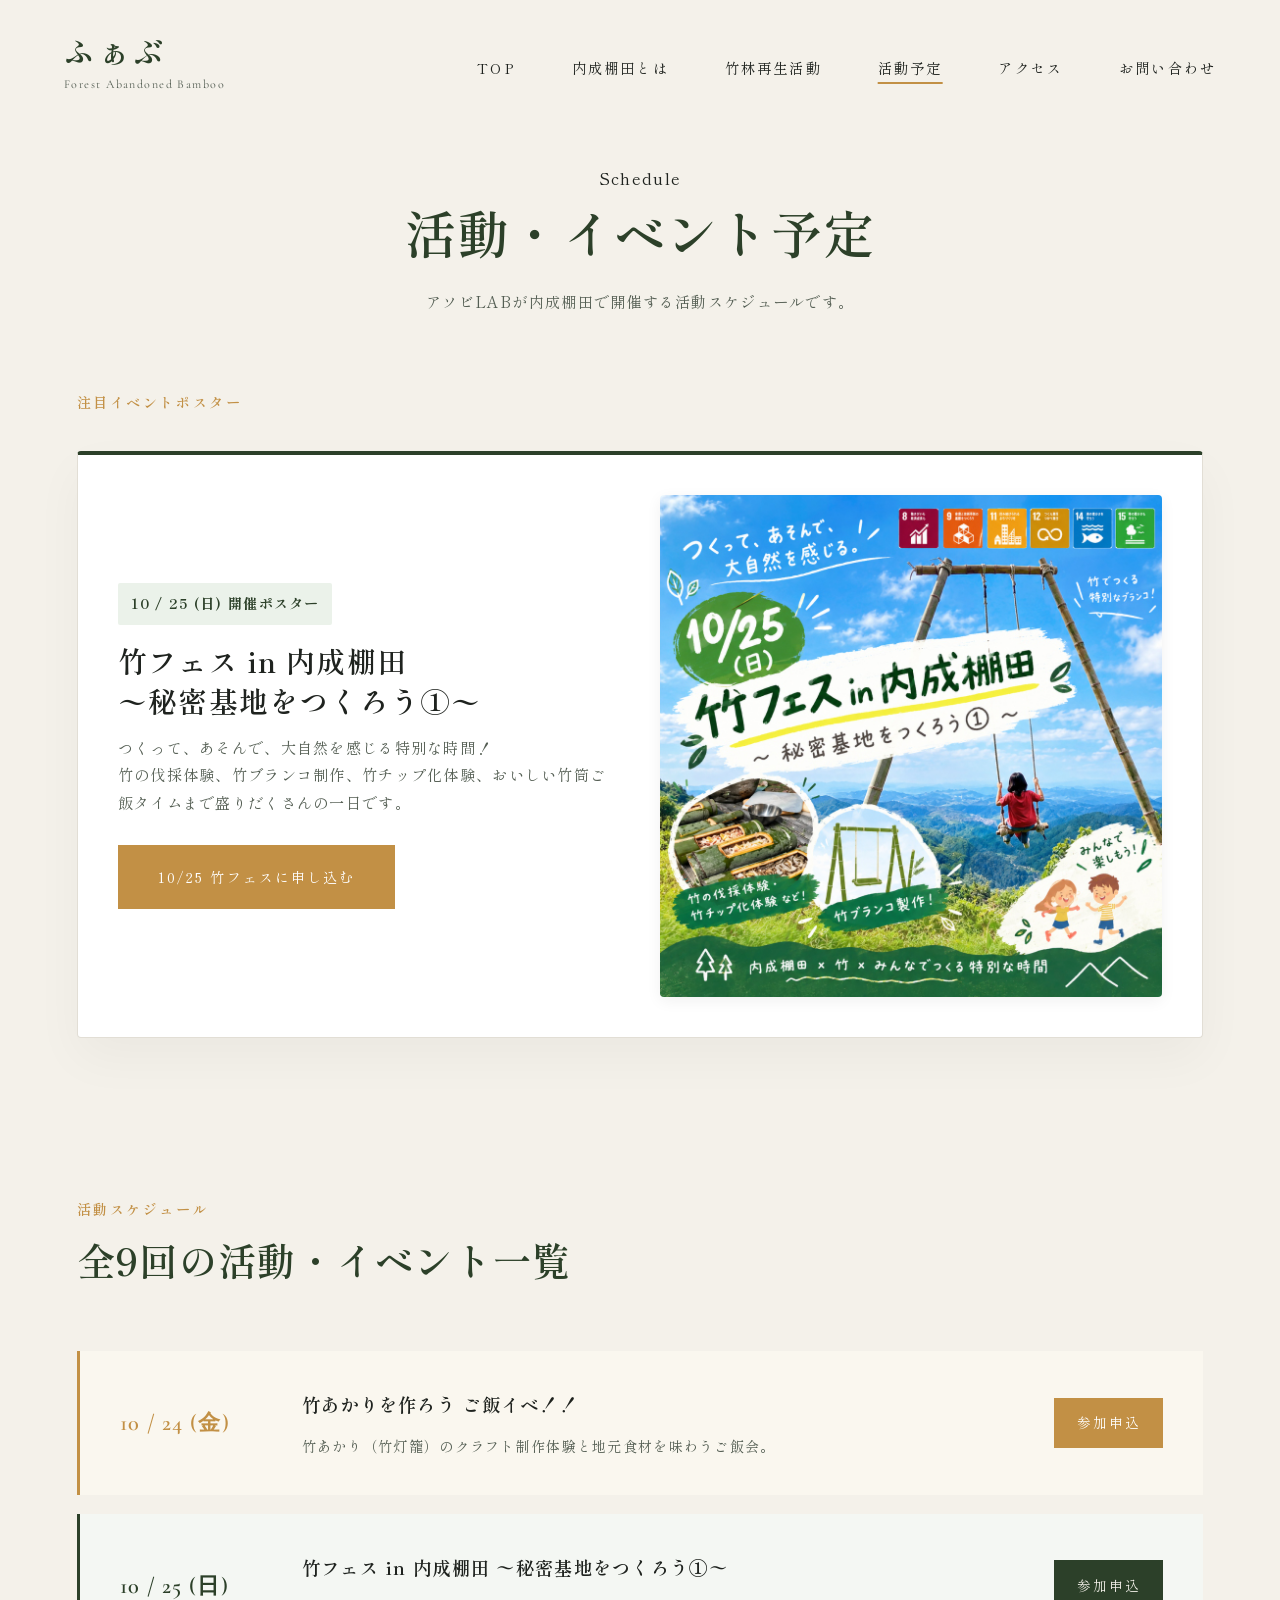
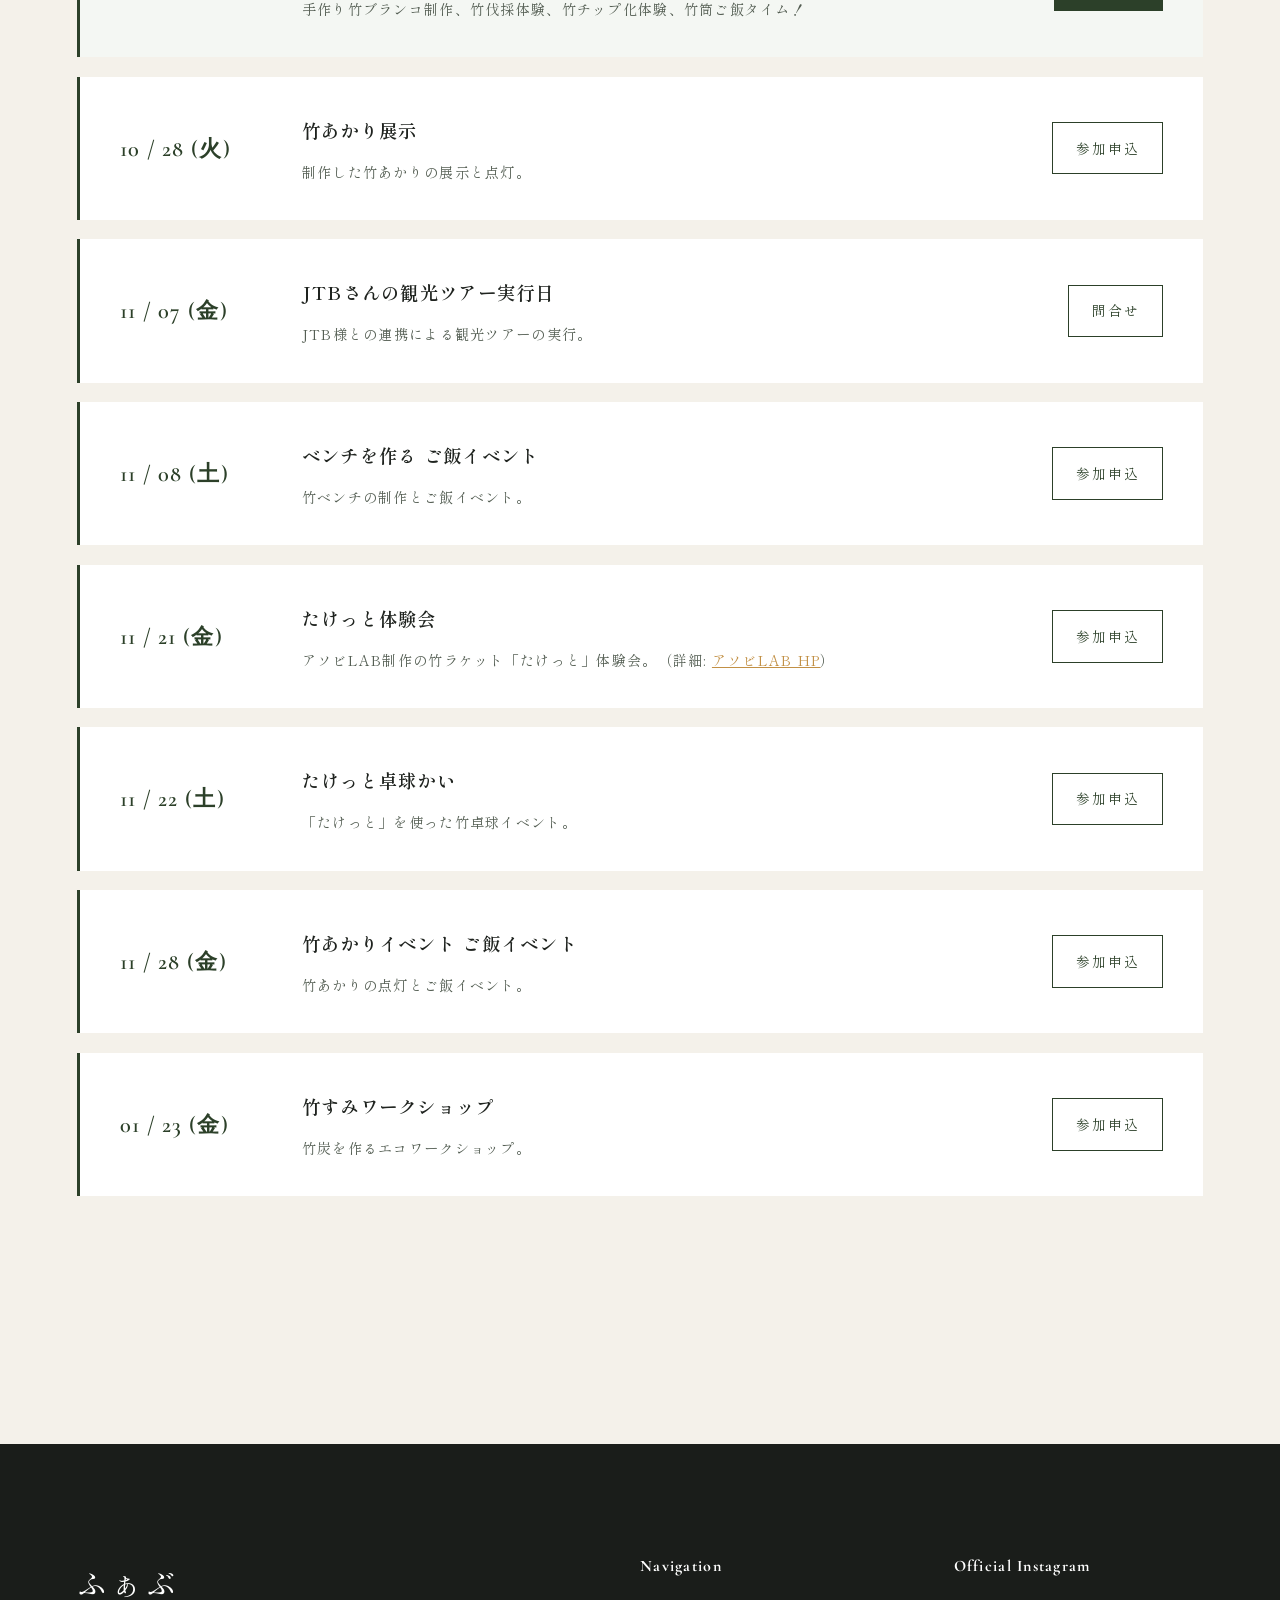
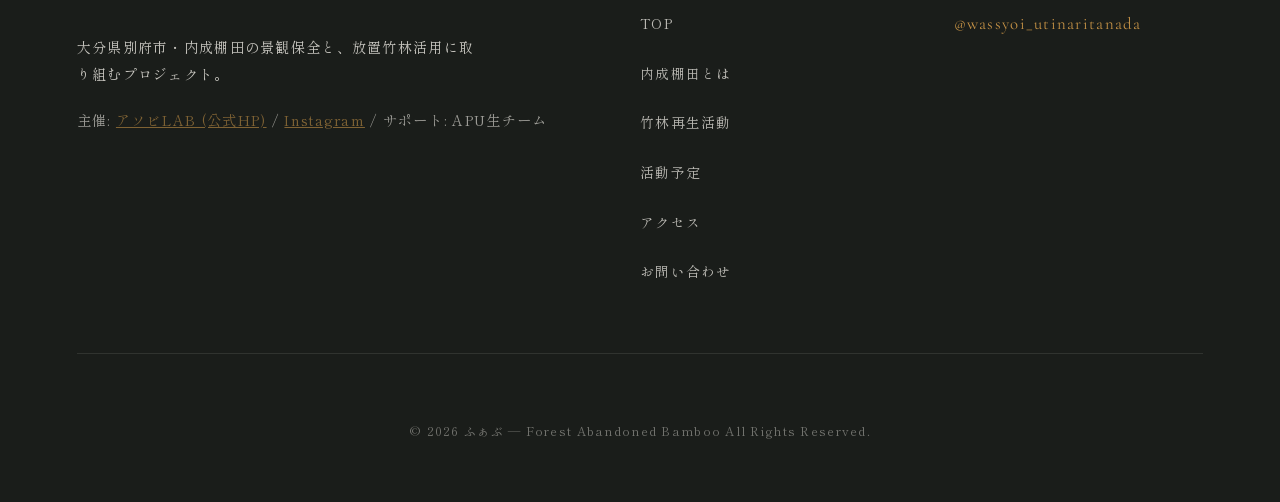
<file: events.html>
<!DOCTYPE html>
<html lang="ja">
<head>
  <meta charset="UTF-8">
  <meta name="viewport" content="width=device-width, initial-scale=1.0">
  <title>活動・イベント予定 | ふぁぶ — Forest Abandoned Bamboo</title>
  <meta name="description" content="アソビLABによる内成棚田での活動・イベント予定一覧。竹あかり、竹ブランコ、JTBツアー、たけっと卓球、竹すみワークショップなど。">
  <link rel="stylesheet" href="css/reset.css">
  <link rel="stylesheet" href="css/style.css">
  <link rel="stylesheet" href="css/animations.css">
  <link rel="stylesheet" href="css/responsive.css">
</head>
<body>

  <!-- Site Header -->
  <header class="site-header">
    <div class="header-container">
      <a href="index.html" class="site-logo">
        <span class="logo-main">ふぁぶ</span>
        <span class="logo-sub">Forest Abandoned Bamboo</span>
      </a>
      <button class="hamburger" aria-label="メニュー">
        <span></span>
        <span></span>
        <span></span>
      </button>
      <nav class="site-nav">
        <ul>
          <li><a href="index.html">TOP</a></li>
          <li><a href="about.html">内成棚田とは</a></li>
          <li><a href="bamboo.html">竹林再生活動</a></li>
          <li><a href="events.html" class="active">活動予定</a></li>
          <li><a href="access.html">アクセス</a></li>
          <li><a href="contact.html">お問い合わせ</a></li>
        </ul>
      </nav>
    </div>
  </header>

  <!-- Subpage Header -->
  <section class="section-padding" style="padding-top: 10rem; padding-bottom: 4rem; background-color: var(--color-bg-paper);">
    <div class="container text-center" style="text-align: center;">
      <span class="section-num-en">Schedule</span>
      <h1 class="section-main-title" style="font-size: clamp(2.2rem, 4vw, 3.4rem);">活動・イベント予定</h1>
      <p class="section-desc-lead" style="margin: 1rem auto 0;">アソビLABが内成棚田で開催する活動スケジュールです。</p>
    </div>
  </section>

  <!-- Featured 10/25 竹フェスポスター Banner (Matched to 10/25 Flyer) -->
  <section class="container reveal-fade-up">
    <div style="margin-bottom: 1.5rem;">
      <span class="natural-tag-label">注目イベントポスター</span>
    </div>
    <div class="banner-card" style="display: grid; grid-template-columns: repeat(auto-fit, minmax(300px, 1fr)); gap: 2.5rem; align-items: center; background: var(--color-bg-white); padding: 2.5rem; border-radius: 4px; border: 1px solid #E2DED5; border-top: 4px solid var(--color-accent-green);">
      <div>
        <span class="banner-date-tag" style="background: #EBF2EA; color: var(--color-accent-green); padding: 0.3rem 0.8rem; font-weight: bold; border-radius: 2px; font-size: 0.88rem; display: inline-block; margin-bottom: 1rem;">10 / 25 (日) 開催ポスター</span>
        <h2 class="banner-title" style="font-size: 1.8rem; font-family: var(--font-serif-jp); margin-bottom: 0.8rem; color: var(--color-primary-dark);">
          竹フェス in 内成棚田<br>〜秘密基地をつくろう①〜
        </h2>
        <p class="banner-desc" style="font-size: 0.95rem; color: var(--color-text-sub); line-height: 1.8; margin-bottom: 1.8rem;">
          つくって、あそんで、大自然を感じる特別な時間！<br>
          竹の伐採体験、竹ブランコ制作、竹チップ化体験、おいしい竹筒ご飯タイムまで盛りだくさんの一日です。
        </p>
        <a href="#" class="btn-custom btn-gold" data-modal-target="modal-join">10/25 竹フェスに申し込む</a>
      </div>
      <div>
        <!-- 10/25の竹フェスポスター画像（チラシ内の「10/25 (日)」表記と完全合致） -->
        <img src="images/uchinari-6.jpg" alt="10/25 竹フェス in 内成棚田 チラシポスター" style="width: 100%; border-radius: 4px; box-shadow: 0 4px 15px rgba(0,0,0,0.06);">
      </div>
    </div>
  </section>

  <!-- All 9 Events List -->
  <section class="section-padding">
    <div class="container">
      <div class="section-header-wrap reveal-fade-up">
        <span class="natural-tag-label">活動スケジュール</span>
        <h2 class="section-main-title">全9回の活動・イベント一覧</h2>
      </div>

      <div class="events-clean-list reveal-fade-up delay-1">

        <!-- 1. 10/24 -->
        <div class="event-row-card highlight-row">
          <div class="event-date-badge">10 / 24 (金)</div>
          <div>
            <h3 class="event-title-main">竹あかりを作ろう ご飯イベ！！</h3>
            <p class="event-desc-sub">竹あかり（竹灯籠）のクラフト制作体験と地元食材を味わうご飯会。</p>
          </div>
          <div style="text-align: right;">
            <a href="#" class="btn-custom btn-gold" style="padding: 0.6rem 1.4rem; font-size: 0.85rem;" data-modal-target="modal-join">参加申込</a>
          </div>
        </div>

        <!-- 2. 10/25 -->
        <div class="event-row-card highlight-row" style="border-left-color: var(--color-accent-green); background-color: #F4F7F3;">
          <div class="event-date-badge" style="color: var(--color-accent-green);">10 / 25 (日)</div>
          <div>
            <h3 class="event-title-main">竹フェス in 内成棚田 〜秘密基地をつくろう①〜</h3>
            <p class="event-desc-sub">手作り竹ブランコ制作、竹伐採体験、竹チップ化体験、竹筒ご飯タイム！</p>
          </div>
          <div style="text-align: right;">
            <a href="#" class="btn-custom btn-primary-dark" style="padding: 0.6rem 1.4rem; font-size: 0.85rem;" data-modal-target="modal-join">参加申込</a>
          </div>
        </div>

        <!-- 3. 10/28 -->
        <div class="event-row-card">
          <div class="event-date-badge">10 / 28 (火)</div>
          <div>
            <h3 class="event-title-main">竹あかり展示</h3>
            <p class="event-desc-sub">制作した竹あかりの展示と点灯。</p>
          </div>
          <div style="text-align: right;">
            <a href="#" class="btn-custom btn-outline" style="padding: 0.6rem 1.4rem; font-size: 0.85rem;" data-modal-target="modal-join">参加申込</a>
          </div>
        </div>

        <!-- 4. 11/7 -->
        <div class="event-row-card">
          <div class="event-date-badge">11 / 07 (金)</div>
          <div>
            <h3 class="event-title-main">JTBさんの観光ツアー実行日</h3>
            <p class="event-desc-sub">JTB様との連携による観光ツアーの実行。</p>
          </div>
          <div style="text-align: right;">
            <a href="#" class="btn-custom btn-outline" style="padding: 0.6rem 1.4rem; font-size: 0.85rem;" data-modal-target="modal-join">問合せ</a>
          </div>
        </div>

        <!-- 5. 11/8 -->
        <div class="event-row-card">
          <div class="event-date-badge">11 / 08 (土)</div>
          <div>
            <h3 class="event-title-main">ベンチを作る ご飯イベント</h3>
            <p class="event-desc-sub">竹ベンチの制作とご飯イベント。</p>
          </div>
          <div style="text-align: right;">
            <a href="#" class="btn-custom btn-outline" style="padding: 0.6rem 1.4rem; font-size: 0.85rem;" data-modal-target="modal-join">参加申込</a>
          </div>
        </div>

        <!-- 6. 11/21 -->
        <div class="event-row-card">
          <div class="event-date-badge">11 / 21 (金)</div>
          <div>
            <h3 class="event-title-main">たけっと体験会</h3>
            <p class="event-desc-sub">アソビLAB制作の竹ラケット「たけっと」体験会。（詳細: <a href="https://asobi-lab.fun/" target="_blank" rel="noopener noreferrer" style="color: var(--color-accent-gold); text-decoration: underline;">アソビLAB HP</a>）</p>
          </div>
          <div style="text-align: right;">
            <a href="#" class="btn-custom btn-outline" style="padding: 0.6rem 1.4rem; font-size: 0.85rem;" data-modal-target="modal-join">参加申込</a>
          </div>
        </div>

        <!-- 7. 11/22 -->
        <div class="event-row-card">
          <div class="event-date-badge">11 / 22 (土)</div>
          <div>
            <h3 class="event-title-main">たけっと卓球かい</h3>
            <p class="event-desc-sub">「たけっと」を使った竹卓球イベント。</p>
          </div>
          <div style="text-align: right;">
            <a href="#" class="btn-custom btn-outline" style="padding: 0.6rem 1.4rem; font-size: 0.85rem;" data-modal-target="modal-join">参加申込</a>
          </div>
        </div>

        <!-- 8. 11/28 -->
        <div class="event-row-card">
          <div class="event-date-badge">11 / 28 (金)</div>
          <div>
            <h3 class="event-title-main">竹あかりイベント ご飯イベント</h3>
            <p class="event-desc-sub">竹あかりの点灯とご飯イベント。</p>
          </div>
          <div style="text-align: right;">
            <a href="#" class="btn-custom btn-outline" style="padding: 0.6rem 1.4rem; font-size: 0.85rem;" data-modal-target="modal-join">参加申込</a>
          </div>
        </div>

        <!-- 9. 1/23 -->
        <div class="event-row-card">
          <div class="event-date-badge">01 / 23 (金)</div>
          <div>
            <h3 class="event-title-main">竹すみワークショップ</h3>
            <p class="event-desc-sub">竹炭を作るエコワークショップ。</p>
          </div>
          <div style="text-align: right;">
            <a href="#" class="btn-custom btn-outline" style="padding: 0.6rem 1.4rem; font-size: 0.85rem;" data-modal-target="modal-join">参加申込</a>
          </div>
        </div>

      </div>
    </div>
  </section>

  <!-- Modal for Events -->
  <div class="modal-backdrop" id="modal-join">
    <div class="modal-content-card">
      <button class="modal-close-button">&times;</button>
      <span style="color: var(--color-accent-gold); font-family: var(--font-serif-en); font-size: 0.9rem;">Join Event</span>
      <h3 style="font-size: 1.4rem; margin: 0.5rem 0 1rem; color: var(--color-accent-green);">イベント参加申込・お問合せ</h3>
      <p style="font-size: 0.92rem; color: var(--color-text-sub); margin-bottom: 1.5rem; line-height: 1.9;">
        イベントの事前申し込みは公式InstagramのDM、またはお問合せフォームより受け付けております。
      </p>
      <div style="display: flex; flex-direction: column; gap: 0.8rem;">
        <a href="https://www.instagram.com/wassyoi_utinaritanada/" target="_blank" rel="noopener noreferrer" class="btn-custom btn-gold" style="text-align: center;">
          Instagram DMで申し込む (@wassyoi_utinaritanada)
        </a>
        <a href="contact.html" class="btn-custom btn-outline" style="text-align: center;">
          WEBお問い合わせフォーム
        </a>
      </div>
    </div>
  </div>

  <!-- Footer -->
  <footer class="site-footer">
    <div class="container">
      <div class="footer-top-grid">
        <div>
          <div class="footer-brand">ふぁぶ</div>
          <p style="font-size: 0.88rem; opacity: 0.8; max-width: 400px; line-height: 1.9;">
            大分県別府市・内成棚田の景観保全と、放置竹林活用に取り組むプロジェクト。
          </p>
          <p style="font-size: 0.88rem; opacity: 0.6; margin-top: 1rem;">主催: <a href="https://asobi-lab.fun/" target="_blank" rel="noopener noreferrer" style="color: var(--color-accent-gold); text-decoration: underline;">アソビLAB (公式HP)</a> / <a href="https://www.instagram.com/asobilab.beppu/" target="_blank" rel="noopener noreferrer" style="color: var(--color-accent-gold); text-decoration: underline;">Instagram</a> / サポート: APU生チーム</p>
        </div>
        <div>
          <h4 style="font-family: var(--font-serif-en); font-size: 1rem; color: #fff; margin-bottom: 1.2rem;">Navigation</h4>
          <ul class="footer-nav-list">
            <li><a href="index.html">TOP</a></li>
            <li><a href="about.html">内成棚田とは</a></li>
            <li><a href="bamboo.html">竹林再生活動</a></li>
            <li><a href="events.html">活動予定</a></li>
            <li><a href="access.html">アクセス</a></li>
            <li><a href="contact.html">お問い合わせ</a></li>
          </ul>
        </div>
        <div>
          <h4 style="font-family: var(--font-serif-en); font-size: 1rem; color: #fff; margin-bottom: 1.2rem;">Official Instagram</h4>
          <a href="https://www.instagram.com/wassyoi_utinaritanada/" target="_blank" rel="noopener noreferrer" style="color: var(--color-accent-gold); font-family: var(--font-serif-en); font-size: 1.05rem;">
            @wassyoi_utinaritanada
          </a>
        </div>
      </div>
      <div class="footer-copy">
        &copy; 2026 ふぁぶ — Forest Abandoned Bamboo All Rights Reserved.
      </div>
    </div>
  </footer>

  <script src="js/main.js"></script>
</body>
</html>
</file>
<file: css/style.css>
/* ============================================
   ふぁぶ — Forest Abandoned Bamboo
   Craft & Asymmetric Modern Design System
   Inspired by DOD, Kamiyama, & Musu-Sauna
   ============================================ */

@import url('https://fonts.googleapis.com/css2?family=Cormorant+Garamond:ital,wght@0,400;0,600;1,400&family=Shippori+Mincho:wght@400;500;600;700&display=swap');

:root {
  --font-serif-jp: 'Shippori Mincho', serif;
  --font-serif-en: 'Cormorant Garamond', serif;
  
  --color-bg-paper: #F4F1EA;
  --color-bg-white: #FFFFFF;
  --color-bg-dark: #1A1D1A;
  --color-bg-green: #243622;
  --color-bg-subtle: #EAE6DC;

  --color-text-main: #1F231F;
  --color-text-sub: #545E53;
  --color-text-muted: #8B948A;
  --color-text-light: #F4F1EA;
  
  --color-accent-gold: #C29045;
  --color-accent-green: #2C4029;
  --color-accent-craft: #D6C5A2;

  --transition-smooth: cubic-bezier(0.16, 1, 0.3, 1);
}

*, *::before, *::after {
  box-sizing: border-box;
  margin: 0;
  padding: 0;
}

html {
  scroll-behavior: smooth;
  font-size: 16px;
  background-color: var(--color-bg-paper);
  color: var(--color-text-main);
  font-family: var(--font-serif-jp);
  -webkit-font-smoothing: antialiased;
}

body {
  overflow-x: hidden;
  line-height: 2.3;
  letter-spacing: 0.08em;
}

a {
  color: inherit;
  text-decoration: none;
  transition: all 0.3s var(--transition-smooth);
}

a:hover {
  opacity: 0.75;
}

img {
  max-width: 100%;
  height: auto;
  display: block;
}

.container {
  width: 88%;
  max-width: 1180px;
  margin: 0 auto;
  position: relative;
}

.section-padding {
  padding: 9.5rem 0;
}

@media (max-width: 768px) {
  .section-padding {
    padding: 5rem 0;
  }
}

/* Header */
.site-header {
  position: fixed;
  top: 0;
  left: 0;
  width: 100%;
  z-index: 1000;
  padding: 2.2rem 0;
  transition: all 0.4s var(--transition-smooth);
}

.site-header.scrolled {
  background-color: rgba(244, 241, 234, 0.96);
  backdrop-filter: blur(10px);
  padding: 1.2rem 0;
  border-bottom: 1px solid rgba(31, 35, 31, 0.08);
}

.header-container {
  display: flex;
  align-items: center;
  justify-content: space-between;
  width: 90%;
  max-width: 1240px;
  margin: 0 auto;
}

.site-logo {
  display: flex;
  flex-direction: column;
}

.logo-main {
  font-family: var(--font-serif-jp);
  font-weight: 700;
  font-size: 1.9rem;
  letter-spacing: 0.15em;
  color: var(--color-accent-green);
  line-height: 1;
}

.logo-sub {
  font-family: var(--font-serif-en);
  font-size: 0.75rem;
  letter-spacing: 0.12em;
  color: var(--color-text-sub);
  margin-top: 0.35rem;
}

.site-nav ul {
  display: flex;
  list-style: none;
  gap: 3.5rem;
  align-items: center;
}

.site-nav a {
  font-family: var(--font-serif-jp);
  font-size: 0.9rem;
  letter-spacing: 0.15em;
  color: var(--color-text-main);
  position: relative;
  padding-bottom: 0.4rem;
}

.site-nav a::after {
  content: '';
  position: absolute;
  bottom: 0;
  left: 50%;
  transform: translateX(-50%);
  width: 0;
  height: 2px;
  background-color: var(--color-accent-gold);
  transition: width 0.35s var(--transition-smooth);
}

.site-nav a:hover::after,
.site-nav a.active::after {
  width: 100%;
}

.hamburger {
  display: none;
  background: none;
  border: none;
  cursor: pointer;
  width: 26px;
  height: 16px;
  flex-direction: column;
  justify-content: space-between;
  z-index: 1001;
}

.hamburger span {
  display: block;
  width: 100%;
  height: 1px;
  background-color: var(--color-text-main);
}

/* Hero Section (DOD & Kamiyama Asymmetric Style) */
.hero-wrapper {
  position: relative;
  min-height: 92vh;
  display: flex;
  align-items: center;
  padding-top: 7rem;
  background-color: var(--color-bg-paper);
  overflow: hidden;
}

.hero-grid {
  display: grid;
  grid-template-columns: 1.1fr 0.9fr;
  gap: 4.5rem;
  align-items: center;
  width: 100%;
}

@media (max-width: 992px) {
  .hero-grid {
    grid-template-columns: 1fr;
    gap: 3rem;
  }
}

/* DOD-style Craft Badge */
.craft-badge-label {
  display: inline-block;
  background-color: var(--color-accent-green);
  color: #fff;
  font-family: var(--font-serif-jp);
  font-size: 0.82rem;
  letter-spacing: 0.15em;
  padding: 0.3rem 1.2rem;
  margin-bottom: 1.8rem;
  transform: rotate(-1deg);
}

.hero-heading {
  font-size: clamp(2.2rem, 4.2vw, 3.6rem);
  font-weight: 600;
  line-height: 1.45;
  color: var(--color-accent-green);
  margin-bottom: 2rem;
}

.hero-lead {
  font-size: 0.98rem;
  color: var(--color-text-sub);
  margin-bottom: 2.8rem;
  line-height: 2.2;
}

/* Image Stack Overlap */
.hero-image-stack {
  position: relative;
  width: 100%;
}

.hero-img-primary {
  width: 95%;
  height: 500px;
  object-fit: cover;
  box-shadow: 0 15px 35px rgba(0,0,0,0.06);
}

.hero-img-secondary {
  position: absolute;
  bottom: -40px;
  left: -30px;
  width: 55%;
  height: 250px;
  object-fit: cover;
  border: 6px solid var(--color-bg-paper);
  box-shadow: 0 20px 40px rgba(0,0,0,0.1);
  transform: rotate(2deg);
}

@media (max-width: 768px) {
  .hero-img-primary { width: 100%; height: 340px; }
  .hero-img-secondary { display: none; }
}

/* Featured Event Banner (10/24 Event) */
.featured-event-banner {
  margin-top: 3rem;
  position: relative;
  z-index: 10;
}

.banner-card {
  background-color: var(--color-bg-white);
  padding: 4rem;
  display: grid;
  grid-template-columns: 1.1fr 0.9fr;
  gap: 4rem;
  align-items: center;
  border-top: 3px solid var(--color-accent-gold);
  box-shadow: 0 20px 50px rgba(0,0,0,0.04);
}

@media (max-width: 992px) {
  .banner-card {
    grid-template-columns: 1fr;
    padding: 2.5rem 2rem;
    gap: 2.5rem;
  }
}

.banner-title {
  font-size: clamp(1.5rem, 2.5vw, 2.1rem);
  font-weight: 600;
  color: var(--color-accent-green);
  line-height: 1.4;
  margin-bottom: 1.2rem;
}

.banner-desc {
  font-size: 0.92rem;
  color: var(--color-text-sub);
  line-height: 2.1;
  margin-bottom: 2rem;
}

/* Section Headings (Natural Japanese) */
.section-header-wrap {
  margin-bottom: 4rem;
}

.natural-tag-label {
  display: inline-block;
  font-family: var(--font-serif-jp);
  font-size: 0.88rem;
  color: var(--color-accent-gold);
  letter-spacing: 0.18em;
  margin-bottom: 0.5rem;
  font-weight: 600;
}

.section-main-title {
  font-size: clamp(1.9rem, 3vw, 2.6rem);
  font-weight: 600;
  color: var(--color-accent-green);
  line-height: 1.4;
}

.section-desc-lead {
  font-size: 0.95rem;
  color: var(--color-text-sub);
  margin-top: 1rem;
  max-width: 620px;
}

/* Stats Display */
.stats-flex-grid {
  display: grid;
  grid-template-columns: repeat(4, 1fr);
  gap: 2rem;
  margin-top: 3rem;
}

@media (max-width: 992px) {
  .stats-flex-grid {
    grid-template-columns: repeat(2, 1fr);
  }
}

@media (max-width: 576px) {
  .stats-flex-grid {
    grid-template-columns: 1fr;
  }
}

.stat-item-card {
  background-color: var(--color-bg-white);
  padding: 3rem 2rem;
  border-top: 2px solid var(--color-accent-gold);
}

.stat-val {
  font-family: var(--font-serif-en);
  font-size: clamp(2.6rem, 3.5vw, 3.6rem);
  font-weight: 500;
  color: var(--color-accent-green);
  line-height: 1;
  margin-bottom: 0.6rem;
}

.stat-lbl {
  font-size: 0.9rem;
  font-weight: 600;
  color: var(--color-text-main);
  margin-bottom: 0.4rem;
}

.stat-sub-text {
  font-size: 0.8rem;
  color: var(--color-text-muted);
  line-height: 1.7;
}

/* Schedule List */
.events-clean-list {
  display: flex;
  flex-direction: column;
  gap: 1.2rem;
}

.event-row-card {
  background-color: var(--color-bg-white);
  padding: 2rem 2.5rem;
  display: grid;
  grid-template-columns: 150px 1fr 160px;
  gap: 2rem;
  align-items: center;
  border-left: 3px solid var(--color-accent-green);
  transition: transform 0.3s var(--transition-smooth);
}

@media (max-width: 768px) {
  .event-row-card {
    grid-template-columns: 1fr;
    gap: 1rem;
    padding: 1.5rem;
  }
}

.event-row-card.highlight-row {
  border-left-color: var(--color-accent-gold);
  background-color: #FAF7EF;
}

.event-date-badge {
  font-family: var(--font-serif-en);
  font-size: 1.4rem;
  font-weight: 600;
  color: var(--color-accent-green);
}

.event-row-card.highlight-row .event-date-badge {
  color: var(--color-accent-gold);
}

.event-title-main {
  font-size: 1.15rem;
  font-weight: 600;
  color: var(--color-text-main);
  margin-bottom: 0.3rem;
}

.event-desc-sub {
  font-size: 0.88rem;
  color: var(--color-text-sub);
}

/* Custom Buttons */
.btn-custom {
  display: inline-flex;
  align-items: center;
  justify-content: center;
  font-family: var(--font-serif-jp);
  font-size: 0.88rem;
  letter-spacing: 0.15em;
  padding: 1rem 2.5rem;
  transition: all 0.35s var(--transition-smooth);
  cursor: pointer;
  border: none;
}

.btn-primary-dark {
  background-color: var(--color-accent-green);
  color: var(--color-text-light);
}

.btn-primary-dark:hover {
  background-color: var(--color-bg-dark);
}

.btn-gold {
  background-color: var(--color-accent-gold);
  color: #ffffff;
}

.btn-gold:hover {
  background-color: #a37532;
}

.btn-outline {
  border: 1px solid var(--color-accent-green);
  color: var(--color-accent-green);
  background: transparent;
}

.btn-outline:hover {
  background-color: var(--color-accent-green);
  color: var(--color-text-light);
}

/* Footer */
.site-footer {
  background-color: var(--color-bg-dark);
  color: var(--color-text-light);
  padding: 6.5rem 0 3.5rem;
  margin-top: 6rem;
}

.footer-top-grid {
  display: grid;
  grid-template-columns: 2fr 1fr 1fr;
  gap: 4rem;
  margin-bottom: 4rem;
  border-bottom: 1px solid rgba(244, 241, 234, 0.1);
  padding-bottom: 4rem;
}

@media (max-width: 992px) {
  .footer-top-grid {
    grid-template-columns: 1fr;
    gap: 2.5rem;
  }
}

.footer-brand {
  font-family: var(--font-serif-jp);
  font-size: 1.9rem;
  letter-spacing: 0.15em;
  color: #fff;
  margin-bottom: 1rem;
}

.footer-nav-list {
  list-style: none;
  display: flex;
  flex-direction: column;
  gap: 0.8rem;
}

.footer-nav-list a {
  font-size: 0.86rem;
  opacity: 0.75;
}

.footer-nav-list a:hover {
  opacity: 1;
  color: var(--color-accent-gold);
}

.footer-copy {
  text-align: center;
  font-size: 0.76rem;
  opacity: 0.4;
  font-family: var(--font-serif-jp);
}
</file>
<file: css/animations.css>
/* ============================================
   FAB — Forest Abandoned Bamboo
   Advanced Animations & Motion Architecture
   ============================================ */

/* Scroll Reveal Mask Effect */
.reveal-mask-box {
  position: relative;
  overflow: hidden;
}

.reveal-mask-box::after {
  content: '';
  position: absolute;
  top: 0;
  left: 0;
  width: 100%;
  height: 100%;
  background-color: var(--color-bg-green);
  z-index: 2;
  transform: scaleX(1);
  transform-origin: left;
  transition: transform 1.1s cubic-bezier(0.77, 0, 0.175, 1);
}

.reveal-mask-box.is-visible::after {
  transform: scaleX(0);
}

/* Dynamic Smooth Fade Up */
.reveal-fade-up {
  opacity: 0;
  transform: translateY(40px);
  transition: opacity 1s cubic-bezier(0.16, 1, 0.3, 1), transform 1s cubic-bezier(0.16, 1, 0.3, 1);
}

.reveal-fade-up.is-visible {
  opacity: 1;
  transform: translateY(0);
}

/* Stagger Delays */
.delay-1 { transition-delay: 0.15s; }
.delay-2 { transition-delay: 0.3s; }
.delay-3 { transition-delay: 0.45s; }

/* Image Parallax Effect class */
.parallax-target {
  will-change: transform;
  transition: transform 0.1s linear;
}

/* Modal Overlay Styles */
.modal-backdrop {
  position: fixed;
  top: 0;
  left: 0;
  width: 100%;
  height: 100%;
  background-color: rgba(18, 22, 18, 0.75);
  backdrop-filter: blur(8px);
  z-index: 2000;
  display: flex;
  align-items: center;
  justify-content: center;
  opacity: 0;
  pointer-events: none;
  transition: opacity 0.4s ease;
}

.modal-backdrop.is-open {
  opacity: 1;
  pointer-events: auto;
}

.modal-content-card {
  background-color: var(--color-bg-paper);
  width: 90%;
  max-width: 560px;
  padding: 3rem;
  position: relative;
  transform: translateY(20px);
  transition: transform 0.4s cubic-bezier(0.16, 1, 0.3, 1);
  box-shadow: var(--shadow-floating);
}

.modal-backdrop.is-open .modal-content-card {
  transform: translateY(0);
}

.modal-close-button {
  position: absolute;
  top: 1.5rem;
  right: 1.5rem;
  background: none;
  border: none;
  font-size: 1.8rem;
  cursor: pointer;
  color: var(--color-text-main);
  line-height: 1;
}
</file>
<file: css/responsive.css>
/* ============================================
   FAB — Forest Abandoned Bamboo
   Responsive Stylesheet
   ============================================ */

/* Mobile First Adjustments */
@media (max-width: 768px) {
  .site-nav {
    display: none;
    position: absolute;
    top: 100%;
    left: 0;
    width: 100%;
    background-color: rgba(255, 255, 255, 0.98);
    backdrop-filter: blur(10px);
    padding: var(--spacing-md);
    box-shadow: var(--shadow-md);
  }

  .site-nav.is-active {
    display: block;
  }

  .site-nav ul {
    flex-direction: column;
    gap: var(--spacing-sm);
  }

  .hamburger {
    display: flex;
  }

  .hero-title {
    font-size: 2.2rem;
  }

  .section-title {
    font-size: 1.8rem;
  }

  .grid-2, .grid-3, .grid-4 {
    grid-template-columns: 1fr;
  }

  .stat-number {
    font-size: 2.5rem;
  }

  .cta-box {
    padding: var(--spacing-md);
  }

  .timeline::before {
    left: 20px;
  }

  .timeline-item {
    padding-left: 50px;
  }

  .timeline-marker {
    left: 12px;
  }
}

@media (min-width: 769px) and (max-width: 1024px) {
  .grid-3, .grid-4 {
    grid-template-columns: repeat(2, 1fr);
  }
}
</file>
